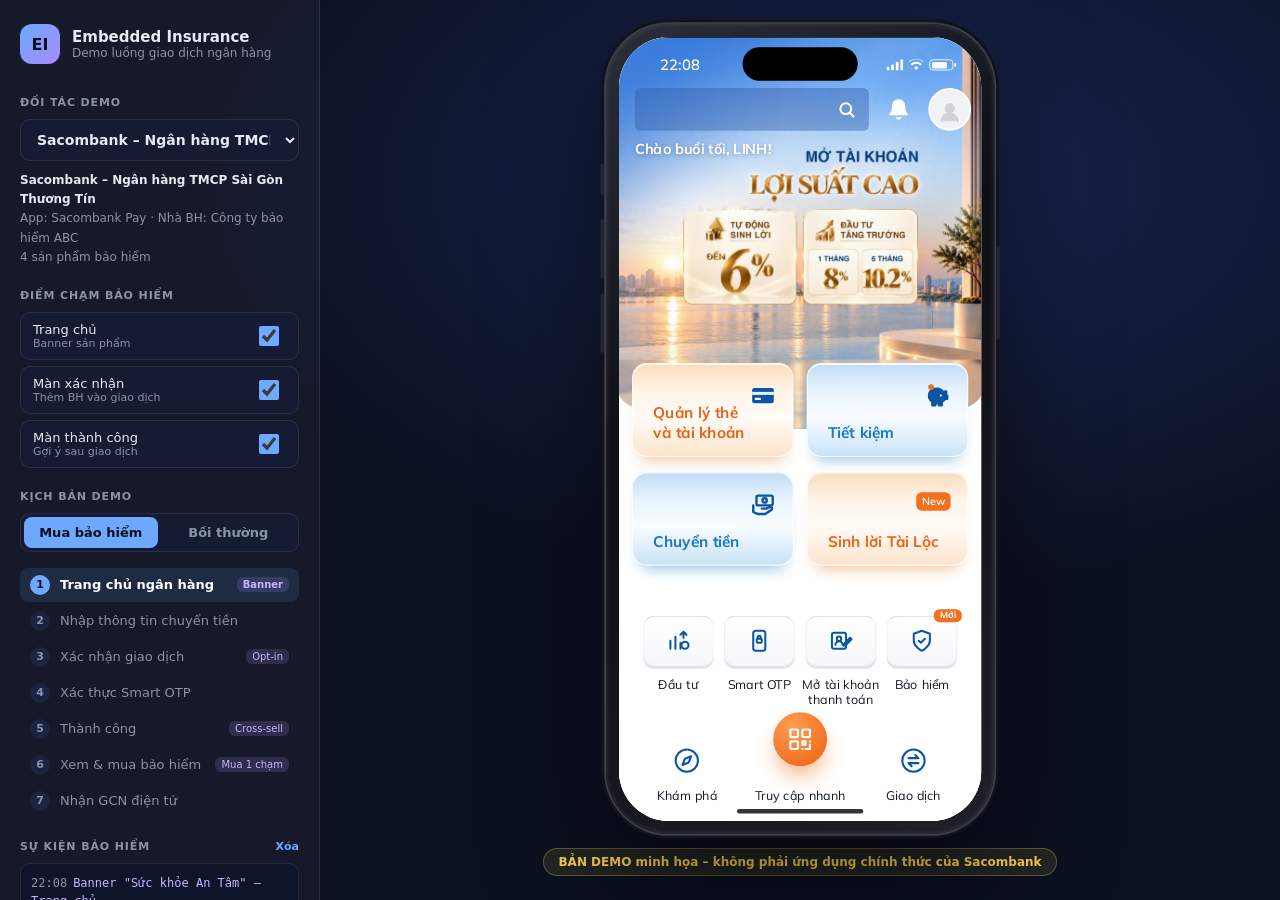
<file: index.html>
<!doctype html>
<html lang="vi">
<head>
  <meta charset="utf-8">
  <meta name="viewport" content="width=device-width, initial-scale=1, viewport-fit=cover">
  <meta name="robots" content="noindex, nofollow">
  <title>Embedded Insurance Demo</title>
  <link rel="preconnect" href="https://fonts.googleapis.com">
  <link href="https://fonts.googleapis.com/css2?family=Google+Sans+Flex:wght@400..800&family=Mulish:wght@400..800&display=swap" rel="stylesheet">
  <link rel="stylesheet" href="css/styles.css">
  <link rel="stylesheet" href="css/skin-sacombank.css">
</head>
<body>
  <div class="stage">
    <!-- PANEL ĐIỀU KHIỂN (người trình bày) -->
    <aside class="panel" id="panel">
      <div class="panel-brand">
        <div class="panel-logo">EI</div>
        <div>
          <div class="panel-title">Embedded Insurance</div>
          <div class="panel-sub">Demo luồng giao dịch ngân hàng</div>
        </div>
        <button class="panel-close" id="btnPanelClose" aria-label="Đóng">✕</button>
      </div>

      <label class="p-label" for="partnerSelect">Đối tác demo</label>
      <select id="partnerSelect" class="p-select"></select>
      <div class="p-meta" id="partnerMeta"></div>

      <div class="p-label">Điểm chạm bảo hiểm</div>
      <div class="p-toggles" id="placementToggles"></div>

      <div class="p-label">Kịch bản demo</div>
      <div class="p-seg" id="modeSeg">
        <button data-mode="buy">Mua bảo hiểm</button>
        <button data-mode="claim">Bồi thường</button>
      </div>
      <ol class="p-steps" id="steps"></ol>

      <div class="p-label" id="claimScenLbl" hidden>Tình huống bồi thường</div>
      <div class="p-chips" id="claimScen" hidden></div>

      <div class="p-label">Sự kiện bảo hiểm <button class="p-link" id="clearLog">Xóa</button></div>
      <div class="p-log" id="eventLog"></div>

      <div class="p-actions">
        <button class="p-btn" id="btnReset">↺ Làm mới demo</button>
        <button class="p-btn ghost" id="btnPresent">Chế độ trình chiếu (P)</button>
      </div>
    </aside>
    <div class="panel-scrim" id="panelScrim"></div>

    <!-- ĐIỆN THOẠI -->
    <main class="device-area">
      <div class="device-wrap" id="deviceWrap">
        <div class="phone" id="phone">
          <div class="phone-btn b1"></div><div class="phone-btn b2"></div><div class="phone-btn b3"></div><div class="phone-btn b4"></div>
          <div class="screen" id="screen">
            <div class="island"></div>
            <div class="statusbar">
              <span id="clock">9:41</span>
              <span class="sb-icons">
                <svg width="18" height="12" viewBox="0 0 18 12"><rect x="0" y="8" width="3" height="4" rx="1"/><rect x="5" y="5.5" width="3" height="6.5" rx="1"/><rect x="10" y="3" width="3" height="9" rx="1"/><rect x="15" y="0" width="3" height="12" rx="1"/></svg>
                <svg width="16" height="12" viewBox="0 0 16 12"><path d="M8 11.5l2.3-2.6a3.3 3.3 0 00-4.6 0zM3.4 6.7a6.6 6.6 0 019.2 0l1.5-1.7a8.9 8.9 0 00-12.2 0zM.2 3.1a11.3 11.3 0 0115.6 0L16 3 14.6 1.4A13.4 13.4 0 001.4 1.4L0 3z"/></svg>
                <span class="batt"><span></span></span>
              </span>
            </div>
            <div class="app" id="app"></div>
            <!-- WebView: trang Tra cứu và Bồi thường của iBaohiem -->
            <iframe class="hub-view" id="hubView" src="claim/index.html" title="iBaohiem – Tra cứu và Bồi thường" hidden></iframe>
            <div class="sheet-backdrop" id="sheetBackdrop"></div>
            <div class="sheet" id="sheet"></div>
            <div class="toast" id="toast"></div>
            <div class="home-ind"></div>
          </div>
        </div>
      </div>
      <div class="demo-note"><span id="demoNote">Bản demo minh họa</span><button class="note-btn" id="btnPanel">⚙ Điều khiển</button></div>
    </main>
  </div>

  <!-- ===== PROFILE ĐỐI TÁC ===== -->
  <script src="profiles/sacombank.js"></script>
  <!-- ========================================================== -->

  <!-- Skin riêng theo đối tác (nạp trước app.js) -->
  <script src="js/skin-sacombank.js"></script>

  <script src="js/app.js"></script>
</body>
</html>
</file>
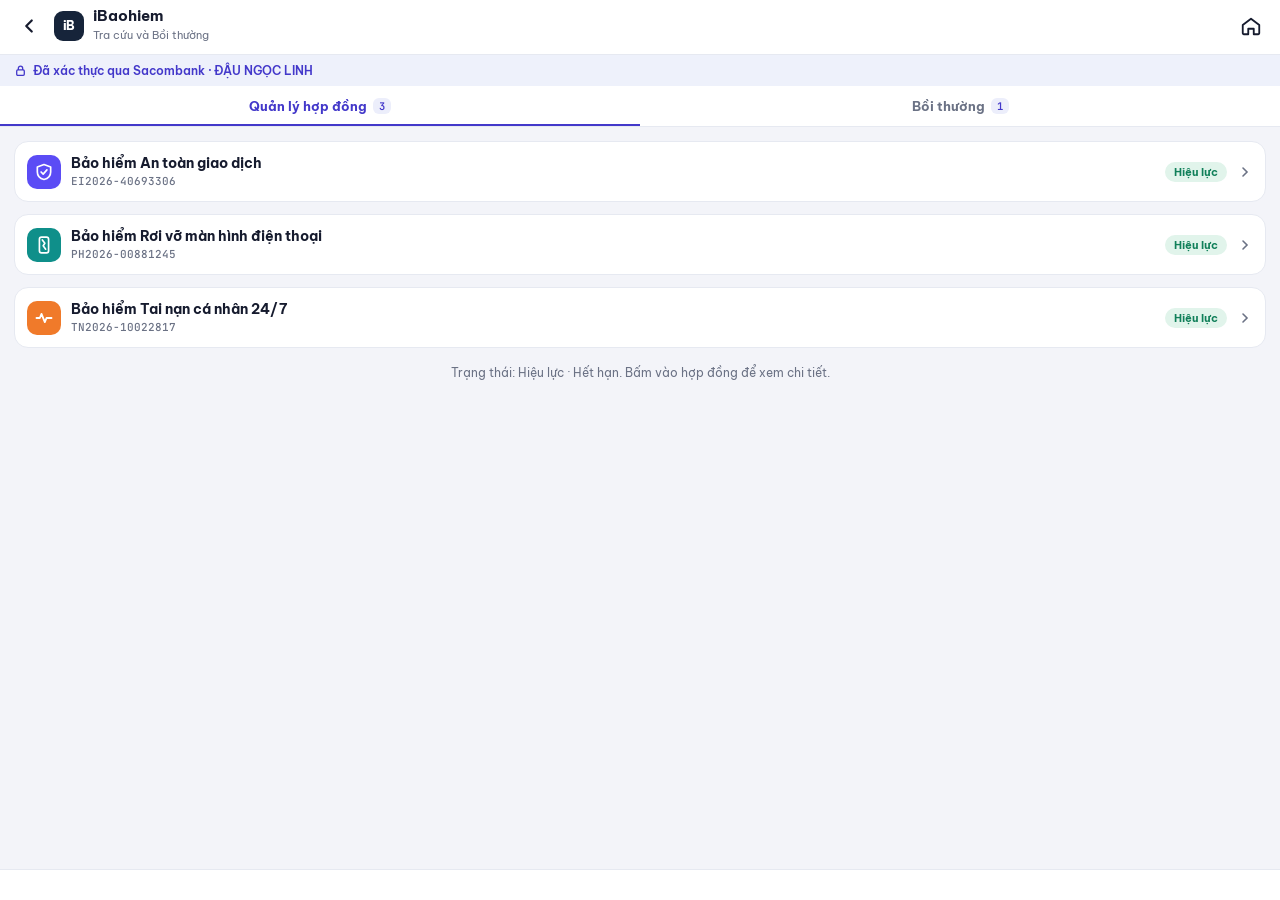
<file: claim/index.html>
<!doctype html>
<html lang="vi">
<head>
<meta charset="utf-8">
<meta name="viewport" content="width=device-width, initial-scale=1">
<meta name="robots" content="noindex, nofollow">
<title>iBaohiem · Tra cứu và Bồi thường</title>
<link rel="preconnect" href="https://fonts.googleapis.com">
<link rel="stylesheet" href="https://fonts.googleapis.com/css2?family=Be+Vietnam+Pro:wght@400;500;600;700;800&family=JetBrains+Mono:wght@500;600&display=swap">
<style>
/* Trang Tra cứu và Bồi thường của iBaohiem, app Sacombank Pay mở trong WebView (iframe trong demo) */
:root{
  --f-ui:"Be Vietnam Pro",system-ui,-apple-system,"Segoe UI",Arial,sans-serif;
  --f-mono:"JetBrains Mono",ui-monospace,Menlo,Consolas,monospace;
  --p-bg:#f3f4f9; --p-card:#ffffff; --p-ink:#161b2e; --p-muted:#6b7285; --p-line:#e6e9f1;
  --bank1:#0B56A4; --bank2:#1A73C9; --hub:#16243a; --hub-acc:#4338ca; --p-ai:#7a2ec8; --p-ai-soft:#f4ecfc;
  --p-ok:#11805a; --p-ok-soft:#e1f4eb; --p-warn:#9a6100; --p-warn-soft:#fff3d9; --p-bad:#b4372f; --p-bad-soft:#fbe6e4;
}
*{box-sizing:border-box}
html,body{margin:0;height:100%}
body{font-family:var(--f-ui);line-height:1.5}
button{font-family:inherit;cursor:pointer}
button:focus-visible,textarea:focus-visible,input:focus-visible{outline:2px solid var(--hub-acc);outline-offset:2px}
.screen{position:relative;height:100%;overflow:hidden;background:var(--p-bg);color:var(--p-ink);display:flex;flex-direction:column;font-size:13.5px}
.body{flex:1;overflow-y:auto;overflow-x:hidden;scrollbar-width:thin}
.foot{flex:none;padding:12px 16px 26px;background:var(--p-card);border-top:1px solid var(--p-line);display:grid;gap:8px}
.pol{display:flex;gap:11px;align-items:center}
.pol .ico{width:40px;height:40px;border-radius:11px;display:grid;place-items:center;color:#fff;flex:none}
.pill{display:inline-flex;align-items:center;gap:4px;font-size:11px;font-weight:700;padding:3px 9px;border-radius:999px;white-space:nowrap}
.pill.ok{background:var(--p-ok-soft);color:var(--p-ok)} .pill.bad{background:var(--p-bad-soft);color:var(--p-bad)} .pill.warn{background:var(--p-warn-soft);color:var(--p-warn)} .pill.ai{background:var(--p-ai-soft);color:var(--p-ai)} .pill.mut{background:#eef0f5;color:var(--p-muted)}
.cap{text-align:center;color:var(--p-muted);font-size:11.5px}
/* Hub iBaohiem */
.hb-head{background:var(--p-card);display:flex;align-items:center;gap:10px;padding:8px 14px 10px;border-bottom:1px solid var(--p-line)}
.hb-head .ic{background:none;border:0;color:var(--p-ink);padding:4px;display:grid}
.hb-logo{width:30px;height:30px;border-radius:9px;background:var(--hub);color:#fff;display:grid;place-items:center;font-weight:800;font-size:12px;letter-spacing:-.02em}
.hb-brand{display:flex;gap:9px;align-items:center;flex:1;min-width:0}
.hb-brand b{display:block;font-size:14.5px;line-height:1.1} .hb-brand small{color:var(--p-muted);font-size:11px}
.hb-ver{display:flex;gap:6px;align-items:center;padding:7px 14px;background:#eef1fb;color:var(--hub-acc);font-size:11.5px;font-weight:600}
.tabs{display:grid;grid-template-columns:1fr 1fr;background:var(--p-card);border-bottom:1px solid var(--p-line)}
.tabs button{border:0;background:none;padding:12px 6px 10px;font-weight:700;font-size:13px;color:var(--p-muted);border-bottom:2.5px solid transparent;display:flex;gap:6px;justify-content:center;align-items:center}
.tabs button.on{color:var(--hub-acc);border-color:var(--hub-acc)}
.tabs .cnt{font:600 10.5px var(--f-mono);background:#eceefb;color:var(--hub-acc);padding:1px 6px;border-radius:6px}
.hb-body{padding:14px;display:grid;gap:12px;align-content:start}
.card{background:var(--p-card);border:1px solid var(--p-line);border-radius:16px;padding:14px;display:grid;gap:10px}
.card.flat{border:0}
.ttl{font-weight:800;font-size:15px;margin:0}
.sub{color:var(--p-muted);font-size:12px;margin:0}
.hsec{font-size:11px;font-weight:700;letter-spacing:.06em;text-transform:uppercase;color:var(--p-muted);margin:4px 2px -2px}
.ct{background:var(--p-card);border:1px solid var(--p-line);border-radius:14px;overflow:hidden}
.ct-row{width:100%;border:0;background:none;text-align:left;display:flex;gap:10px;align-items:center;padding:12px;color:var(--p-ink)}
.ct-row .tx{flex:1;min-width:0} .ct-row b{display:block;font-size:13.5px} .ct-row small{font:500 11px var(--f-mono);color:var(--p-muted)}
.chev{color:var(--p-muted);transition:transform .2s} .open .chev{transform:rotate(90deg)}
.ct-det{border-top:1px solid var(--p-line);padding:12px;display:grid;gap:10px;background:#fafbfd}
.kv{display:grid;grid-template-columns:1fr 1fr;gap:9px 12px}
.kv .k{font-size:10.5px;color:var(--p-muted);text-transform:uppercase;letter-spacing:.04em} .kv .v{font-weight:700;font-size:12.5px}
.kv .full{grid-column:1/-1}
table.bt{width:100%;border-collapse:collapse;font-size:12px}
table.bt td{padding:7px 0;border-bottom:1px solid var(--p-line);vertical-align:top} table.bt td:last-child{text-align:right;font-weight:700;padding-left:10px;white-space:nowrap}
.note{font-size:11.5px;padding:9px 11px;border-radius:10px;background:#eef1fb;color:var(--hub-acc);line-height:1.45}
.note.warn{background:var(--p-warn-soft);color:var(--p-warn)} .note.ok{background:var(--p-ok-soft);color:var(--p-ok)} .note.ai{background:var(--p-ai-soft);color:var(--p-ai)}
.btn{border:0;border-radius:12px;padding:12px 14px;font-weight:700;font-size:13.5px;background:var(--hub);color:#fff;display:flex;gap:8px;justify-content:center;align-items:center;width:100%}
.btn.acc{background:var(--hub-acc)} .btn.ai{background:var(--p-ai)}
.btn.sec{background:#eef0f6;color:var(--hub)} .btn.out{background:#fff;color:var(--hub-acc);border:1.5px solid var(--hub-acc)}
.btn:disabled{opacity:.42;cursor:not-allowed}
.btn.sm{padding:8px 11px;font-size:12px;border-radius:9px;width:auto}
.row2{display:grid;grid-template-columns:1fr 1fr;gap:8px}
.empty{text-align:center;padding:22px 12px;display:grid;gap:8px;justify-items:center}
.empty .big{width:54px;height:54px;border-radius:16px;background:var(--p-ai-soft);color:var(--p-ai);display:grid;place-items:center;font-size:24px}
.claim{display:flex;gap:10px;align-items:center;padding:12px;border:1px solid var(--p-line);border-radius:14px;background:var(--p-card);width:100%;text-align:left;color:var(--p-ink)}
.claim .tx{flex:1;min-width:0} .claim b{font-size:13px;display:block} .claim small{font:500 11px var(--f-mono);color:var(--p-muted)}

/* Khai báo */
textarea{width:100%;border:1.5px solid var(--p-line);border-radius:14px;padding:12px;font:inherit;font-size:13.5px;line-height:1.5;resize:none;background:#fff;color:var(--p-ink);min-height:160px}
textarea:focus{border-color:var(--hub-acc);outline:none}
.chips{display:flex;flex-wrap:wrap;gap:6px}
.chip{border:1px solid var(--p-line);background:#fff;color:var(--p-ink);border-radius:999px;padding:6px 10px;font-size:11.5px;font-weight:600}
.chip.demo{border-style:dashed;color:var(--hub-acc);border-color:#c9cdf2}
.hints{display:grid;gap:5px;font-size:11.5px;color:var(--p-muted)}
.hints span::before{content:"";display:inline-block;width:5px;height:5px;border-radius:50%;background:var(--p-ai);margin-right:7px;vertical-align:middle}
.mic{display:flex;gap:8px;align-items:center;border:1.5px dashed #d4c2ee;background:var(--p-ai-soft);color:var(--p-ai);font-weight:700;font-size:12.5px;border-radius:12px;padding:9px 12px;width:100%;justify-content:center}

/* AI */
.aihd{display:flex;align-items:center;justify-content:space-between;gap:8px}
.aihd b{color:var(--p-ai);display:flex;gap:6px;align-items:center;font-size:13.5px}
.aicard{border:1.5px solid #e1cdf7;background:linear-gradient(180deg,#fbf7ff,#fff 60%)}
.anl{display:grid;gap:12px;padding:30px 18px}
.anl .orb{width:64px;height:64px;border-radius:50%;margin:10px auto 6px;background:conic-gradient(from 0deg,var(--p-ai),#c7a4f3,var(--hub-acc),var(--p-ai));animation:spin 1.4s linear infinite;display:grid;place-items:center}
.anl .orb::after{content:"";width:50px;height:50px;border-radius:50%;background:var(--p-bg);display:grid;place-items:center;color:var(--p-ai);font-size:20px}
@keyframes spin{to{transform:rotate(360deg)}}
.anl-step{display:flex;gap:10px;align-items:center;font-size:13px;color:var(--p-muted);opacity:.45;transition:opacity .25s}
.anl-step.on{opacity:1;color:var(--p-ink)}
.anl-step .s{width:22px;height:22px;border-radius:50%;border:2px solid var(--p-line);display:grid;place-items:center;flex:none;font-size:11px}
.anl-step.on .s{border-color:var(--p-ai);color:var(--p-ai)}
.anl-step.dn .s{background:var(--p-ok);border-color:var(--p-ok);color:#fff}
.lst{display:grid;gap:7px;margin:0;padding:0;list-style:none}
.lst li{display:flex;gap:8px;font-size:12px;line-height:1.45}
.lst li i{flex:none;width:17px;height:17px;border-radius:50%;display:grid;place-items:center;font-style:normal;font-size:10px;font-weight:800;margin-top:1px}
.lst li i.ok{background:var(--p-ok-soft);color:var(--p-ok)} .lst li i.no{background:#eef0f5;color:var(--p-muted)} .lst li i.wr{background:var(--p-warn-soft);color:var(--p-warn)} .lst li i.ai{background:var(--p-ai-soft);color:var(--p-ai)} .lst li i.bd{background:var(--p-bad-soft);color:var(--p-bad)}
.gcn{border:1.5px solid var(--hub-acc);border-radius:13px;padding:11px;display:grid;gap:4px;background:#f6f6ff}
.gcn .h{display:flex;justify-content:space-between;gap:8px;align-items:center}
.gcn b{font-size:13px} .gcn small{font:500 11px var(--f-mono);color:var(--p-muted)}
.q{display:grid;gap:7px}
.q .opt{border:1.5px solid var(--p-line);background:#fff;border-radius:11px;padding:10px 12px;text-align:left;font-size:12.5px;font-weight:600;color:var(--p-ink)}
.q .opt.on{border-color:var(--p-ai);background:var(--p-ai-soft);color:var(--p-ai)}

/* Hướng dẫn mốc */
.okhd{display:flex;gap:11px;align-items:center}
.okhd .c{width:40px;height:40px;border-radius:50%;background:var(--p-ok-soft);color:var(--p-ok);display:grid;place-items:center;flex:none}
.code{font:600 12px var(--f-mono);color:var(--hub-acc)}
.tl{display:grid;gap:0}
.tl-i{display:grid;grid-template-columns:26px minmax(0,1fr);gap:10px;position:relative;padding-bottom:14px}
.tl-i:not(:last-child)::before{content:"";position:absolute;left:12px;top:26px;bottom:2px;width:2px;background:var(--p-line)}
.tl-i .m{width:26px;height:26px;border-radius:50%;display:grid;place-items:center;font-size:12px;font-weight:800;z-index:1}
.m.dn{background:var(--p-ok);color:#fff} .m.wt{background:#fff;border:2px solid var(--hub-acc);color:var(--hub-acc)} .m.wr{background:var(--p-warn);color:#fff} .m.nx{background:#fff;border:2px solid var(--p-line);color:var(--p-muted)}
.tl-i b{font-size:13px;display:block}
.tl-i p{margin:3px 0 0;font-size:11.8px;color:var(--p-muted);line-height:1.45}
.dl{display:inline-flex;gap:5px;align-items:center;font:600 10.5px var(--f-mono);padding:2px 7px;border-radius:6px;background:#eef0f6;color:var(--p-muted);margin-top:5px}
.dl.hot{background:var(--p-warn-soft);color:var(--p-warn)} .dl.ok{background:var(--p-ok-soft);color:var(--p-ok)}
.linkbtn{border:0;background:none;color:var(--p-ai);font-weight:700;font-size:12px;padding:6px 0 0;display:inline-flex;gap:5px;align-items:center}
.tips{display:grid;gap:6px;margin:0;padding-left:18px;font-size:12px;color:var(--p-ink)}
.pend{display:inline-block;font:600 9.5px var(--f-mono);letter-spacing:.04em;padding:1px 5px;border-radius:4px;background:var(--p-warn-soft);color:var(--p-warn);vertical-align:1px;margin-left:4px;white-space:nowrap}

/* Chứng từ */
.lockbar{display:flex;gap:10px;align-items:center;width:100%;text-align:left;border:1.5px solid #f1c4bf;background:var(--p-bad-soft);color:var(--p-bad);border-radius:13px;padding:10px 12px}
.lockbar b{display:block;font-size:13px} .lockbar small{display:block;font-size:11px;color:var(--p-ink);opacity:.8}
.lockbar .ph{width:32px;height:32px;border-radius:50%;background:var(--p-bad);color:#fff;display:grid;place-items:center;flex:none}
.sel{width:100%;border:1.5px solid var(--p-line);border-radius:12px;padding:10px 12px;font:inherit;font-size:13.5px;color:var(--p-ink);background:#fff}
.drow{display:flex;gap:8px;align-items:center;padding:9px 0;border-top:1px solid var(--p-line)}
.drow:first-of-type{border-top:0}
.drow .t{flex:1;min-width:0;font-size:12px;line-height:1.4}
.mini{border:1.5px dashed #c9cdf2;background:#f7f8ff;color:var(--hub-acc);border-radius:9px;padding:6px 9px;font-weight:700;font-size:11px;white-space:nowrap;display:inline-flex;gap:5px;align-items:center}
.dn-t{color:var(--p-ok);font-weight:700;font-size:11px;white-space:nowrap}
.pick{display:flex;gap:10px;align-items:center;width:100%;text-align:left;border:1.5px solid var(--p-line);background:#fff;border-radius:13px;padding:10px 12px;color:var(--p-ink)}
.pick:hover{border-color:var(--hub-acc)}
.pick .tx{flex:1;min-width:0} .pick b{display:block;font-size:13px} .pick small{display:block;font:500 10.5px var(--f-mono);color:var(--p-muted)} .pick em{display:block;font-style:normal;font-size:11.5px;color:var(--p-muted);margin-top:2px;line-height:1.35}
.prog{height:6px;border-radius:4px;background:#e7e9f2;overflow:hidden}
.prog i{display:block;height:100%;background:linear-gradient(90deg,var(--hub-acc),var(--p-ai));transition:width .35s}
.doc{background:var(--p-card);border:1px solid var(--p-line);border-radius:14px;padding:12px;display:grid;gap:9px}
.doc.dn{border-color:#bfe4d2}
.doc .h{display:flex;gap:10px;align-items:flex-start}
.doc .h .ix{width:24px;height:24px;border-radius:7px;background:#eef0f6;color:var(--p-muted);display:grid;place-items:center;font:600 11px var(--f-mono);flex:none}
.doc.dn .h .ix{background:var(--p-ok);color:#fff}
.doc .h .tx{flex:1;min-width:0} .doc .h b{font-size:12.8px;display:block;line-height:1.35} .doc .h small{font-size:11.2px;color:var(--p-muted);line-height:1.35;display:block;margin-top:2px}
.shot{display:flex;gap:10px;align-items:stretch}
.thumb{width:54px;flex:none;border-radius:8px;background:repeating-linear-gradient(0deg,#e9ecf3 0 6px,#f6f7fb 6px 11px);border:1px solid var(--p-line);position:relative}
.thumb::after{content:"";position:absolute;left:8px;right:14px;top:8px;height:5px;border-radius:3px;background:#c9cfdd}
.ocr{flex:1;min-width:0;display:grid;gap:3px;font-size:11.5px}
.ocr .r{display:flex;justify-content:space-between;gap:8px} .ocr .r span{color:var(--p-muted)} .ocr .r b{text-align:right;font-size:11.5px}
.reading{display:flex;gap:8px;align-items:center;color:var(--p-ai);font-size:12px;font-weight:600}
.spin{width:16px;height:16px;border-radius:50%;border:2px solid #e1cdf7;border-top-color:var(--p-ai);animation:spin .8s linear infinite}
.camb{border:1.5px dashed #c9cdf2;background:#f7f8ff;color:var(--hub-acc);border-radius:10px;padding:9px;font-weight:700;font-size:12px;display:flex;gap:7px;justify-content:center;align-items:center;width:100%}

/* Phương án */
.amt{font-size:30px;font-weight:800;letter-spacing:-.02em;color:var(--p-ok);font-variant-numeric:tabular-nums}
.calc td{font-variant-numeric:tabular-nums}
.calc tr.tot td{border-bottom:0;font-size:13px;padding-top:9px} .calc tr.tot td:last-child{color:var(--p-ok)}
.chk{display:flex;gap:9px;align-items:flex-start;font-size:12px;line-height:1.45}
.chk input{margin-top:2px;width:16px;height:16px;accent-color:var(--hub-acc)}
.acct{display:flex;gap:10px;align-items:center;padding:10px;border-radius:12px;background:#f6f7fb}
.acct .ico{width:34px;height:34px;border-radius:10px;background:linear-gradient(120deg,var(--bank1),var(--bank2));display:grid;place-items:center;color:#fff;flex:none}
.route{display:flex;gap:10px;align-items:center;padding:12px;border-radius:13px}
.route.g{background:var(--p-ok-soft);color:var(--p-ok)} .route.y{background:var(--p-warn-soft);color:var(--p-warn)}
.route .lt{width:14px;height:14px;border-radius:50%;flex:none;background:currentColor;box-shadow:0 0 0 4px color-mix(in srgb,currentColor 20%,transparent)}
.route b{font-size:13.5px;display:block} .route small{font-size:11.5px;opacity:.9}
.paid{display:grid;justify-items:center;text-align:center;gap:6px;padding:12px 0 4px}
.paid .c{width:66px;height:66px;border-radius:50%;background:var(--p-ok);color:#fff;display:grid;place-items:center;box-shadow:0 0 0 10px var(--p-ok-soft)}
.mtl{display:grid;gap:8px;font-size:12px}
.mtl div{display:grid;grid-template-columns:86px minmax(0,1fr);gap:8px}
.mtl span{font:500 10.5px var(--f-mono);color:var(--p-muted);padding-top:1px}

/* Sheet & toast trong điện thoại */
.sheetBg{position:absolute;inset:0;background:rgba(10,14,30,.45);display:flex;align-items:flex-end;z-index:20;animation:fade .2s}
@keyframes fade{from{opacity:0}}
.sheet{background:var(--p-card);width:100%;border-radius:22px 22px 0 0;padding:16px 16px 24px;display:grid;gap:12px;max-height:82%;overflow-y:auto;animation:up .25s ease-out}
@keyframes up{from{transform:translateY(30px)}}
.sheet .grab{width:40px;height:4px;border-radius:3px;background:var(--p-line);margin:0 auto}
.draft{font-size:12px;line-height:1.6;background:#fafbfd;border:1px solid var(--p-line);border-radius:12px;padding:12px;white-space:pre-wrap}
.otpIn{display:flex;gap:8px;justify-content:center}
.otpIn input{width:100%;max-width:220px;text-align:center;font:600 22px var(--f-mono);letter-spacing:.35em;border:1.5px solid var(--p-line);border-radius:12px;padding:10px;color:var(--p-ink);background:#fff}
.ptoast{position:absolute;left:16px;right:16px;bottom:92px;background:#1b2236;color:#fff;font-size:12px;padding:10px 12px;border-radius:12px;z-index:30;pointer-events:none;animation:fade .2s}
.inp{width:100%;border:1.5px solid var(--p-line);border-radius:12px;padding:11px 12px;font:inherit;font-size:13.5px;color:var(--p-ink);background:#fff}
.lab{font-size:11.5px;font-weight:700;color:var(--p-muted)}
.seg2{display:grid;grid-template-columns:1fr 1fr;background:#eceef5;border-radius:10px;padding:3px}
.seg2 button{border:0;background:none;padding:8px;border-radius:8px;font-weight:700;font-size:12px;color:var(--p-muted)}
.seg2 button.on{background:#fff;color:var(--hub-acc);box-shadow:0 1px 2px rgba(0,0,0,.08)}
@media (prefers-reduced-motion:reduce){*{animation:none!important;transition:none!important}}
</style>
</head>
<body>
<div class="screen" id="screen"></div>
<script>
(function(){
"use strict";
const $=id=>document.getElementById(id);
const esc=s=>String(s).replace(/[&<>"]/g,c=>({"&":"&amp;","<":"&lt;",">":"&gt;",'"':"&quot;"}[c]));
const vnd=n=>n.toLocaleString("vi-VN")+"đ";

const I={
 back:'<svg width="22" height="22" viewBox="0 0 24 24" fill="none" stroke="currentColor" stroke-width="2.4" stroke-linecap="round" stroke-linejoin="round"><path d="M15 18l-6-6 6-6"/></svg>',
 home:'<svg width="22" height="22" viewBox="0 0 24 24" fill="none" stroke="currentColor" stroke-width="2" stroke-linejoin="round"><path d="M3 11l9-7 9 7v9a1 1 0 0 1-1 1h-5v-6h-6v6H4a1 1 0 0 1-1-1z"/></svg>',
 shield:'<svg width="20" height="20" viewBox="0 0 24 24" fill="none" stroke="currentColor" stroke-width="2" stroke-linejoin="round"><path d="M12 3l8 3v6c0 5-3.5 8-8 9-4.5-1-8-4-8-9V6z"/><path d="M8.5 12l2.5 2.5 4.5-5" stroke-linecap="round"/></svg>',
 pulse:'<svg width="20" height="20" viewBox="0 0 24 24" fill="none" stroke="currentColor" stroke-width="2.2" stroke-linecap="round" stroke-linejoin="round"><path d="M3 12h4l2-5 4 10 2-5h6"/></svg>',
 heart:'<svg width="20" height="20" viewBox="0 0 24 24" fill="none" stroke="currentColor" stroke-width="2" stroke-linejoin="round"><path d="M12 20s-7-4.4-7-10a4 4 0 0 1 7-2.6A4 4 0 0 1 19 10c0 5.6-7 10-7 10z"/></svg>',
 lockb:'<svg width="20" height="20" viewBox="0 0 24 24" fill="none" stroke="currentColor" stroke-width="2.1" stroke-linejoin="round"><rect x="5" y="10.5" width="14" height="10" rx="2.2"/><path d="M8.5 10.5V8a3.5 3.5 0 0 1 7 0v2.5"/><circle cx="12" cy="15.5" r="1.4" fill="currentColor"/></svg>',
 phone:'<svg width="20" height="20" viewBox="0 0 24 24" fill="none" stroke="currentColor" stroke-width="2" stroke-linejoin="round"><rect x="6.5" y="2.5" width="11" height="19" rx="2.5"/><path d="M10 6l3 4-2 3 3 4" stroke-linecap="round"/></svg>',
 chev:'<svg class="chev" width="16" height="16" viewBox="0 0 24 24" fill="none" stroke="currentColor" stroke-width="2.4" stroke-linecap="round"><path d="M9 6l6 6-6 6"/></svg>',
 lock:'<svg width="13" height="13" viewBox="0 0 24 24" fill="none" stroke="currentColor" stroke-width="2.4"><rect x="5" y="11" width="14" height="10" rx="2"/><path d="M8 11V8a4 4 0 0 1 8 0v3"/></svg>',
 mic:'<svg width="16" height="16" viewBox="0 0 24 24" fill="none" stroke="currentColor" stroke-width="2.2" stroke-linecap="round"><rect x="9" y="3" width="6" height="11" rx="3"/><path d="M5 11a7 7 0 0 0 14 0M12 18v3"/></svg>',
 cam:'<svg width="15" height="15" viewBox="0 0 24 24" fill="none" stroke="currentColor" stroke-width="2.2" stroke-linejoin="round"><path d="M4 8h3l2-3h6l2 3h3v11H4z"/><circle cx="12" cy="13" r="3.5"/></svg>',
 check:'<svg width="28" height="28" viewBox="0 0 24 24" fill="none" stroke="currentColor" stroke-width="3" stroke-linecap="round" stroke-linejoin="round"><path d="M5 12.5l4.5 4.5L19 7.5"/></svg>',
 checkS:'<svg width="20" height="20" viewBox="0 0 24 24" fill="none" stroke="currentColor" stroke-width="3" stroke-linecap="round" stroke-linejoin="round"><path d="M5 12.5l4.5 4.5L19 7.5"/></svg>',
 bank:'<svg width="16" height="16" viewBox="0 0 24 24" fill="none" stroke="currentColor" stroke-width="2.2" stroke-linejoin="round"><path d="M3 9l9-5 9 5M5 10v8M10 10v8M14 10v8M19 10v8M3 20h18"/></svg>',
 doc:'<svg width="16" height="16" viewBox="0 0 24 24" fill="none" stroke="currentColor" stroke-width="2.2" stroke-linejoin="round"><path d="M6 3h8l4 4v14H6z"/><path d="M14 3v4h4M9 13h6M9 17h6"/></svg>',
 sig:'<svg width="17" height="12" viewBox="0 0 17 12" fill="currentColor"><rect x="0" y="8" width="3" height="4" rx="1"/><rect x="4.5" y="5.5" width="3" height="6.5" rx="1"/><rect x="9" y="3" width="3" height="9" rx="1"/><rect x="13.5" y="0" width="3" height="12" rx="1"/></svg>',
 bat:'<svg width="25" height="12" viewBox="0 0 25 12" fill="none"><rect x=".5" y=".5" width="21" height="11" rx="3" stroke="currentColor" opacity=".5"/><rect x="2" y="2" width="16" height="8" rx="1.6" fill="currentColor"/><rect x="22.5" y="4" width="2" height="4" rx="1" fill="currentColor" opacity=".5"/></svg>'
};

/* ===== Dữ liệu demo ===== */
const CUST={name:"ĐẬU NGỌC LINH",phone:"0912 xxx 306",cccd:"0381•••••234",acct:"•••• 8306",acctFull:"1023 4567 8306"};
const INSURER="Công ty bảo hiểm ABC", BANK="Sacombank", CODE="BT-2610-000318", BANK_HOT="1800 xxxx";
const DEMO_ACCT={bank:"Vietcombank",no:"0071000452318"};
const mask=n=>"•••• "+String(n).replace(/\D/g,"").slice(-4);
const EXCL=[["LT-01","Tự chuyển tiền cho người quen, người thân"],["LT-02","Tự cung cấp, làm lộ mã OTP hoặc mật khẩu"]];
const CFG=[["Mức khấu trừ","0đ"],["Thời gian chờ","Không áp dụng"],["Điều khoản loại trừ","LT-01, LT-02"]];
const GCNS=[
 {no:"EI2026-40693306",prod:"Bảo hiểm An toàn giao dịch",pkg:"Cơ bản",from:"20/04/2026",to:"19/04/2027",st:"ok",max:"20 triệu/vụ · 100 triệu/năm",fee:"5.000 VND/tháng",color:"#5b4cf5",icon:"shield",prog:"CT-DGB-01",kind:"cyber",desc:"Lừa đảo chuyển tiền, chiếm đoạt tài khoản, gian lận thẻ",
  ben:[["Lừa đảo chuyển tiền, chiếm đoạt tài khoản","20.000.000đ/vụ"],["Gian lận thẻ: thẻ bị mất, bị sao chép","20.000.000đ/vụ"],["Hạn mức năm, cộng mọi quyền lợi","100.000.000đ/năm"]],
  hist:"Năm hợp đồng 20/04/2026 đến 19/04/2027: đã bồi thường 1 vụ, 12.000.000đ. Hạn mức năm còn 88.000.000đ.",
  note:"Hợp đồng 1 năm, phí đóng hằng tháng. Hạn mức năm tính theo năm hợp đồng của GCN, không theo năm tài chính."},
 {no:"PH2026-00881245",prod:"Bảo hiểm Rơi vỡ màn hình điện thoại",pkg:"Tiêu chuẩn",from:"15/03/2026",to:"14/03/2027",st:"ok",max:"5.000.000 VND/vụ",fee:"149.000 VND",color:"#0f8f8a",icon:"phone",kind:"phone",noCfg:true,desc:"Sửa chữa, thay màn hình khi điện thoại bị rơi vỡ",
  ben:[["Sửa chữa, thay màn hình do rơi vỡ","5.000.000đ/vụ"],["Thiết bị được bảo hiểm","iPhone 15 · IMEI ••• 4471"]]},
 {no:"TN2026-10022817",prod:"Bảo hiểm Tai nạn cá nhân 24/7",pkg:"Nâng cao",from:"05/06/2026",to:"04/06/2027",st:"ok",max:"100.000.000 VND",fee:"120.000 VND",color:"#f07a2a",icon:"pulse",kind:"acc",noCfg:true,desc:"Chi phí y tế, thương tật do tai nạn",
  ben:[["Tử vong, thương tật vĩnh viễn do tai nạn","100.000.000đ"],["Chi phí y tế do tai nạn","10.000.000đ"]]}
];

const SC={
 s1:{key:"s1",short:"Bấm link lạ, mất 50 triệu",color:"var(--ok)",route:"auto",lock:true,
  text:"Chiều nay khoảng 15h20 tôi nhận tin nhắn báo tài khoản Sacombank bị tạm khóa, kèm đường link để xác minh. Tôi bấm vào thì link tự tải về một ứng dụng và điện thoại bị điều khiển từ xa. Đến 15h35 tôi thấy tài khoản bị trừ 2 giao dịch 30.000.000đ và 20.000.000đ, tổng 50 triệu, chuyển đến một tài khoản lạ tên NGUYEN VAN T. Tôi không cung cấp mã OTP cho ai.",
  conf:94,type:"Lừa đảo chuyển tiền điện tử qua đường link lạ",benefit:"Lừa đảo chuyển tiền, chiếm đoạt tài khoản",occ:"15:20, 20/10/2026",found:"15:35, 20/10/2026",amount:50000000,amountTxt:"50.000.000đ (2 giao dịch)",channel:"SMS giả danh ngân hàng, ứng dụng điều khiển từ xa",otp:"Ứng dụng lạ điều khiển điện thoại",
  gcns:[{no:"EI2026-40693306",why:[["ok","Hiệu lực từ 20/04/2026 đến 19/04/2027, sự kiện lúc 15:20 ngày 20/10/2026 nằm trong thời hạn"],["ok","Quyền lợi Lừa đảo chuyển tiền, chiếm đoạt tài khoản: 20.000.000đ/vụ"],["ai","Năm hợp đồng đã bồi thường 1 vụ, 12.000.000đ. Hạn mức năm còn 88.000.000đ"]]}],
  aiNote:"GCN có hiệu lực từ 20/04/2026, 6 tháng trước sự kiện: không có dấu hiệu mua bảo hiểm sau khi sự việc xảy ra. Phí kỳ tháng 10 đã thanh toán.",
  excl:[["LT-01","Không: tiền chuyển đến tài khoản lạ, không phải người quen"],["LT-02","Không: bạn cho biết không cung cấp OTP, giao dịch do ứng dụng điều khiển từ xa thực hiện"]],
  notApply:[],
  police:"15:35 ngày 21/10/2026",policeLeft:"Còn 23 giờ 43 phút"},
 s2:{key:"s2",short:"Mất ví, thẻ bị quẹt",color:"var(--warn)",route:"cs",lock:true,
  text:"Chiều 18/10 tôi đánh rơi ví ở chợ, trong ví có thẻ ghi nợ Sacombank. Sáng nay khoảng 8h30 xem lịch sử giao dịch tôi mới thấy thẻ bị quẹt 3 lần, tổng 4.200.000đ, ngay trong chiều 18/10.",
  conf:88,type:"Thẻ bị mất và bị sử dụng trái phép",benefit:"Gian lận thẻ",occ:"Chiều 18/10/2026",found:"08:30, 20/10/2026",amount:4200000,amountTxt:"4.200.000đ (3 giao dịch thẻ)",channel:"Thẻ vật lý bị mất",
  gcns:[{no:"EI2026-40693306",why:[["ok","Sự kiện ngày 18/10/2026 nằm trong thời hạn 20/04/2026 đến 19/04/2027"],["ok","Quyền lợi Gian lận thẻ: 20.000.000đ/vụ"],["ai","Năm hợp đồng đã bồi thường 1 vụ, 12.000.000đ. Hạn mức năm còn 88.000.000đ"]]}],
  excl:[["LT-01","Không: thẻ bị người lạ sử dụng"],["LT-02","Không: giao dịch quẹt thẻ, không dùng OTP"]],
  notApply:[],
  police:"08:30 ngày 21/10/2026",policeLeft:"Còn 16 giờ 38 phút"},
 s3:{key:"s3",short:"Tự chuyển tiền cho người quen vay",color:"var(--bad)",route:"out",
  text:"Tháng trước tôi chuyển khoản cho một người bạn mượn 3.000.000đ. Đến hẹn bạn không trả, giờ còn chặn liên lạc với tôi.",
  conf:90,type:"Chuyển khoản cho người quen, không được hoàn trả",benefit:"Lừa đảo chuyển tiền, chiếm đoạt tài khoản",gcns:[{no:"EI2026-40693306",why:[["ok","Hiệu lực từ 20/04/2026 đến 19/04/2027, sự kiện nằm trong thời hạn"],["ok","Quyền lợi Lừa đảo chuyển tiền, chiếm đoạt tài khoản: 20.000.000đ/vụ"],["ai","Năm hợp đồng đã bồi thường 1 vụ, 12.000.000đ. Hạn mức năm còn 88.000.000đ"]]}],notApply:[],occ:"Tháng 09/2026",found:"Chưa rõ",amount:3000000,amountTxt:"3.000.000đ (1 giao dịch)",channel:"Bạn tự chuyển khoản",
  outTitle:"Có thể thuộc điều khoản loại trừ LT-01",hit:["LT-01","Tự chuyển tiền cho người quen, người thân","“chuyển khoản cho một người bạn mượn 3.000.000đ”"]},
 s4:{key:"s4",short:"Đọc OTP cho người giả danh ngân hàng",color:"var(--bad)",route:"out",lock:true,
  text:"Sáng nay khoảng 9h có người gọi tự xưng nhân viên Sacombank, nói cần xác minh để nâng hạn mức thẻ. Tôi đã đọc mã OTP gửi về điện thoại cho họ. Vài phút sau tài khoản bị trừ 8.000.000đ.",
  conf:92,gcns:[{no:"EI2026-40693306",why:[["ok","Hiệu lực từ 20/04/2026 đến 19/04/2027, sự kiện nằm trong thời hạn"],["ok","Quyền lợi Lừa đảo chuyển tiền, chiếm đoạt tài khoản: 20.000.000đ/vụ"],["ai","Năm hợp đồng đã bồi thường 1 vụ, 12.000.000đ. Hạn mức năm còn 88.000.000đ"]]}],notApply:[],type:"Lừa đảo qua cuộc gọi giả danh ngân hàng",benefit:"Lừa đảo chuyển tiền, chiếm đoạt tài khoản",occ:"09:05, 20/10/2026",found:"09:12, 20/10/2026",amount:8000000,amountTxt:"8.000.000đ (1 giao dịch)",channel:"Cuộc gọi giả danh nhân viên ngân hàng",otp:"Mã OTP được đọc cho người gọi",
  outTitle:"Có thể thuộc điều khoản loại trừ LT-02",hit:["LT-02","Tự cung cấp, làm lộ mã OTP hoặc mật khẩu","“Tôi đã đọc mã OTP gửi về điện thoại cho họ”"],
  related:"Sự việc đúng loại quyền lợi của GCN EI2026-40693306, nhưng rơi vào điều khoản loại trừ của chương trình."},
 unk:{key:"unk",short:"Chưa xác định được sự kiện",color:"var(--muted)",route:"out",text:"Tối qua điện thoại tôi hiện nhiều thông báo lạ, sáng nay vào app thấy số dư hơi khác so với tôi nhớ. Tôi không chắc chuyện gì đã xảy ra.",
  conf:48,type:"Chưa xác định",benefit:null,occ:"Chưa rõ",found:"Chưa rõ",amount:0,amountTxt:"Chưa rõ",channel:"Chưa rõ",
  outTitle:"Chưa đủ thông tin để kết luận"}
};
SC.s5=Object.assign({},SC.s1,{key:"s5",short:"Lỗi gửi, không ghi nhận được",color:"var(--bad)",route:"err",lock:false});
SC.s6=Object.assign({},SC.s1,{key:"s6",short:"Gửi được, lỗi phân tích tự động",color:"var(--warn)",route:"manual",lock:false});
const DEMO_KEYS=["s1","s2","s3","s4","unk","s5","s6"];
const CLAIM_HOT="1900 xxxx";
const KG={
 cyber:{name:"An ninh mạng",items:()=>[
   {m:"wr",t:`Nếu bị trừ tiền: gọi ${BANK} khóa tài khoản, thẻ`,dl:'<span class="dl hot">Làm ngay · mốc 30 phút kể từ khi phát hiện</span>',p:"Ngân hàng xử lý khóa tài khoản, thẻ để chặn thiệt hại.",act:callBtn("Gọi",BANK_HOT,"acc")},
   {m:"wt",t:"Trình báo Công an",dl:'<span class="dl">Trong 24 giờ kể từ khi phát hiện</span>',p:"Chỉ cần giấy xác nhận đã tiếp nhận trình báo có dấu của Công an."},
   {m:"nx",t:"Giữ lại bằng chứng",dl:'<span class="dl">Ngay bây giờ</span>',p:"Không xóa tin nhắn, lịch sử cuộc gọi. Chụp lại ứng dụng lạ, trang web giả, lịch sử giao dịch."}],
  docs:["Giấy yêu cầu bồi thường bảo hiểm","CCCD (2 mặt)","Giấy xác nhận tiếp nhận trình báo của Công an","Thư phản hồi của ngân hàng (từ chối bồi thường toàn bộ hoặc một phần)","Sao kê hoặc ảnh chụp giao dịch bị trừ tiền","Bằng chứng liên quan: tin nhắn, đường link, ảnh chụp ứng dụng lạ, lịch sử cuộc gọi"]},
 phone:{name:"Rơi vỡ màn hình điện thoại",items:()=>[
   {m:"wt",t:"Ngừng dùng máy nếu màn hình vỡ nặng",dl:'<span class="dl">Ngay bây giờ</span>',p:'Không tự sửa hoặc thay màn hình ở nơi không được chỉ định, để giữ quyền lợi bảo hiểm.<span class="pend">CHỜ CHỐT</span>'},
   {m:"nx",t:"Chụp ảnh máy và số IMEI",dl:'<span class="dl">Trước khi mang đi sửa</span>',p:"Chụp mặt trước, mặt sau máy và màn hình hiển thị số IMEI (bấm *#06#)."},
   {m:"nx",t:"Mang máy tới trung tâm sửa chữa được chỉ định",dl:'<span class="dl">Theo hướng dẫn của cán bộ</span>',p:'Trung tâm kiểm tra và báo chi phí sửa chữa cho Công ty bảo hiểm.<span class="pend">CHỜ CHỐT</span>'}],
  docs:["Giấy yêu cầu bồi thường bảo hiểm","CCCD (2 mặt)","Ảnh chụp máy bị vỡ: mặt trước, mặt sau","Ảnh chụp màn hình hiển thị số IMEI","Báo giá hoặc hóa đơn sửa chữa của trung tâm được chỉ định"]},
 acc:{name:"Tai nạn cá nhân",items:()=>[
   {m:"wt",t:"Đi khám, điều trị tại cơ sở y tế",dl:'<span class="dl">Ngay khi có thể</span>',p:"Ưu tiên sức khỏe. Giữ lại toàn bộ giấy tờ khám, điều trị."},
   {m:"nx",t:"Giữ hóa đơn, chứng từ y tế",dl:'<span class="dl">Trong suốt quá trình điều trị</span>',p:"Hóa đơn viện phí, đơn thuốc, kết quả xét nghiệm, phim chụp."},
   {m:"nx",t:"Xin xác nhận tai nạn nếu có",dl:'<span class="dl">Tai nạn giao thông, lao động</span>',p:'Biên bản hoặc xác nhận của cơ quan có thẩm quyền.<span class="pend">CHỜ CHỐT</span>'}],
  docs:["Giấy yêu cầu bồi thường bảo hiểm","CCCD (2 mặt)","Giấy ra viện, giấy chứng nhận phẫu thuật hoặc sổ khám bệnh","Hóa đơn viện phí, đơn thuốc","Kết quả xét nghiệm, phim chụp (nếu có)","Biên bản hoặc xác nhận tai nạn (nếu có)"]},
 none:{name:"",items:()=>[{m:"nx",t:"Giữ lại bằng chứng",dl:'<span class="dl">Ngay bây giờ</span>',p:"Giữ lại ảnh chụp, tin nhắn, giấy tờ liên quan đến sự việc."}],
  docs:["CCCD (2 mặt)","Ảnh chụp, giấy tờ liên quan đến sự việc"],note:"Cán bộ sẽ hướng dẫn chứng từ phù hợp khi liên hệ."}
};
const GENDOCS=["Giấy yêu cầu bồi thường bảo hiểm","CCCD (2 mặt)","Giấy xác nhận tiếp nhận trình báo của Công an","Thư phản hồi của ngân hàng (từ chối bồi thường toàn bộ hoặc một phần)","Sao kê hoặc ảnh chụp giao dịch bị trừ tiền","Bằng chứng liên quan: tin nhắn, đường link, ảnh chụp ứng dụng lạ, lịch sử cuộc gọi"];

const DOCS={
 s1:[
  {id:"d1",auto:true,t:"Giấy yêu cầu bồi thường bảo hiểm",d:"iBaohiem tự lập từ nội dung bạn khai báo, bạn chỉ cần xác nhận."},
  {id:"d2",t:"CCCD (2 mặt)",d:"Chụp rõ 4 góc, không lóa.",ocr:[["Họ tên","ĐẬU NGỌC LINH"],["Số CCCD","0381•••••234"]],chk:[["ok","Họ tên khớp người được bảo hiểm trên GCN"]]},
  {id:"d3",t:"Giấy xác nhận tiếp nhận trình báo của Công an",d:"Chỉ cần giấy xác nhận đã tiếp nhận, không cần chờ kết luận điều tra.",ocr:[["Cơ quan","Công an phường Đống Đa"],["Tiếp nhận lúc","19:10, 20/10/2026"]],chk:[["ok","Trình báo trong 24 giờ kể từ khi phát hiện (sau 3 giờ 35 phút)"],["ok","Có dấu và chữ ký của cơ quan tiếp nhận"]]},
  {id:"d4",t:"Thư phản hồi của ngân hàng",d:"Ngân hàng từ chối bồi thường toàn bộ hoặc một phần tổn thất.<span class=\"pend\">CHỜ CHỐT hình thức</span>",ocr:[["Ngày thư","22/10/2026"],["Ngân hàng từ chối","50.000.000đ"]],chk:[["ok","Ngân hàng từ chối toàn bộ, chưa hoàn lại khoản nào"]]},
  {id:"d5",t:"Sao kê hoặc ảnh chụp giao dịch bị trừ tiền",d:"Có thời gian, số tiền, tài khoản nhận.",ocr:[["Giao dịch đọc được","3 dòng"],["Tài khoản nhận","NGUYEN VAN T ••• 7781"]],chk:[["ok","2 giao dịch lúc 15:36 (30.000.000đ) và 15:38 (20.000.000đ) khớp khai báo, tổng 50.000.000đ"],["ai","Giao dịch 14:02 thanh toán tiền điện 200.000đ xảy ra trước sự kiện, không tính vào tổn thất"]]},
  {id:"d6",t:"Bằng chứng liên quan",d:"Tin nhắn chứa đường link giả, ảnh chụp ứng dụng lạ đã cài.",ocr:[["Người gửi","SacomBnk"],["Đường link","xacminh-taikhoan.top"]],chk:[["ok","Tin nhắn nhận lúc 15:18, trước giao dịch đầu tiên"],["ai","Ứng dụng cài ngoài kho chính thức, có quyền điều khiển màn hình: phù hợp với khai báo không tự cung cấp OTP"]]}
 ],
 s2:[
  {id:"d1",auto:true,t:"Giấy yêu cầu bồi thường bảo hiểm",d:"iBaohiem tự lập từ nội dung bạn khai báo, bạn chỉ cần xác nhận."},
  {id:"d2",t:"CCCD (2 mặt)",d:"Chụp rõ 4 góc, không lóa.",ocr:[["Họ tên","ĐẬU NGỌC LINH"],["Số CCCD","0381•••••234"]],chk:[["ok","Họ tên khớp người được bảo hiểm"]]},
  {id:"d3",t:"Giấy xác nhận tiếp nhận trình báo của Công an",d:"Trình báo việc mất thẻ và bị sử dụng trái phép.",ocr:[["Cơ quan","Công an phường Ô Chợ Dừa"],["Tiếp nhận lúc","10:15, 20/10/2026"]],chk:[["ok","Trình báo trong 24 giờ kể từ khi phát hiện (sau 1 giờ 45 phút)"]]},
  {id:"d4",t:"Xác nhận khóa thẻ của ngân hàng",d:"Tin nhắn hoặc xác nhận của tổng đài về thời điểm khóa thẻ.",ocr:[["Khóa thẻ lúc","08:41, 20/10/2026"],["Số thẻ","•••• 5521"]],chk:[["ok","Khóa thẻ 11 phút sau khi phát hiện, trong mốc 30 phút"]]},
  {id:"d5",t:"Thư phản hồi của ngân hàng",d:"Thư ngân hàng từ chối bồi thường toàn bộ hoặc một phần tổn thất.",ocr:[["Ngân hàng đã hoàn","1.200.000đ"],["Ngân hàng từ chối","3.000.000đ"]],chk:[["ai","Ngân hàng đã hoàn 1.200.000đ. Phần đề nghị bồi thường còn lại: 3.000.000đ"]]},
  {id:"d6",t:"Sao kê giao dịch thẻ",d:"Có thời gian, số tiền, nơi giao dịch.",ocr:[["Giao dịch đọc được","3 dòng"],["Thời gian","16:05 đến 16:40, 18/10"]],chk:[["ok","3 giao dịch khớp khai báo, tổng 4.200.000đ"],["wr","Thẻ bị dùng ngay sau khi mất nhưng 2 ngày sau mới phát hiện: chuyên viên cần xem xét nghĩa vụ bảo quản thẻ"]]}
 ]
};

/* Tính bồi thường: từng GCN chi = min(thiệt hại còn lại, hạn mức/vụ, hạn mức năm còn lại) - khấu trừ; tổng không vượt thiệt hại thực tế */
const CALC={loss:50000000,refund:0,parts:[
 {no:"EI2026-40693306",name:"An toàn giao dịch",vu:20000000,yearCap:100000000,usedN:1,usedAmt:12000000,ded:0}]};
function calcRun(){let need=CALC.loss-CALC.refund;return CALC.parts.map(p=>{const yearLeft=p.yearCap-p.usedAmt;const before=need;const pay=Math.max(0,Math.min(need,p.vu,yearLeft)-p.ded);need-=pay;return Object.assign({},p,{yearLeft,before,pay})})}
const RES=calcRun(); const TOTAL=RES.reduce((a,p)=>a+p.pay,0);

/* ===== Trạng thái ===== */
const PAST={code:"BT-2608-000207",scen:"past",type:"Lừa đảo chuyển tiền",status:"Đã chi trả",note:"Đã chi 12.000.000đ ngày 05/08/2026 · GCN EI2026-40693306"};
const S0=()=>({scen:"s1",screen:"hub",tab:"hd",open:null,narr:"",ans:null,docs:{},claims:[Object.assign({},PAST)],sheet:null,agree:false,toast:"",rvDone:false,acct:{bank:"Vietcombank",no:"",checked:false},safe:false,gd:{},pick:null,commit:false});
let st=S0(), timers=[];
const clearT=()=>{timers.forEach(clearTimeout);timers=[]};
const later=(fn,ms)=>timers.push(setTimeout(fn,ms));
const sc=()=>SC[st.scen];
const isOut=()=>sc().route==="out";
const gcnBy=no=>GCNS.find(g=>g.no===no);

const STAGES=[
 ["Ví bảo hiểm",[]],
 ["Tra cứu hợp đồng",["hub"]],
 ["Kể lại sự việc",["declare"]],
 ["AI xếp loại sự kiện",["analyzing","aiResult","sending"]],
 ["Hướng dẫn và mốc thời gian",["guide","sendErr","received","unclear","exclRecv"]],
 ["Chứng từ",["docs","review"]],
 ["Phương án và xác nhận",["calc"]],
 ["Chi trả hoặc chuyển chuyên viên",["paid","cs"]]
];
function stageOf(){const i=STAGES.findIndex(s=>s[1].includes(st.screen));return i<0?0:i}

/* ===== Điều hướng ===== */
window.go=(scr,extra)=>{clearT();st.sheet=null;st.toast="";if(scr==="sending"||scr==="analyzing"||scr==="declare")st.pick=null;Object.assign(st,extra||{});st.screen=scr;if(scr==="review")st.rvDone=false;render();const b=document.querySelector("#screen .body");if(b)b.scrollTop=0;
  if(scr==="analyzing")runAnalyze(); if(scr==="sending")runSending(); if(scr==="review")runReview();};
window.resetDemo=()=>{clearT();const s=st.scen;st=S0();st.scen=s;st.screen="hub";render()};
window.pickScen=k=>{st.scen=k;const cur=stageOf();if(cur>=2){jump(cur)}else render()};
window.jump=n=>{
  const s=sc();st.pick=null;
  if(n<=0)return closeHub();
  if(n===1)return go("hub",{tab:"hd"});
  if(n===2)return go("declare",{narr:s.text,tab:"bt"});
  st.narr=s.text;
  if(s.route==="err")return go("sendErr");
  if(st.scen==="unk"){ensureClaim("Chờ cán bộ liên hệ");return go("unclear")}
  if(s.hit&&n>3){ensureClaim("Chờ cán bộ liên hệ");return go("exclRecv")}
  if(s.route==="manual"){ensureClaim("Chờ cán bộ liên hệ");return go("unclear")}
  if(n===3)return go("aiResult",{ans:st.scen==="s2"?(st.ans||"yes"):null});
  if(isOut()){ensureClaim("Chờ chuyên viên tư vấn");return go("cs")}
  if(st.scen==="s2"&&!st.ans)st.ans="yes";
  ensureClaim("Chờ bổ sung chứng từ");
  if(n===4)return go("guide");
  fillDocs();
  if(n===5)return go("docs");
  if(st.scen==="s2"){setClaim("Chuyên viên đang xử lý");return go("cs")}
  if(n===6){setClaim("Chờ bạn xác nhận");return go("calc",{agree:false})}
  setClaim("Đã chi trả");if(!st.acct.checked)st.acct={bank:DEMO_ACCT.bank,no:DEMO_ACCT.no,checked:true};return go("paid");
};
function fillDocs(){(DOCS[st.scen]||[]).forEach(d=>st.docs[d.id]="dn")}
const codeFor=()=>st.scen==="s1"?CODE:st.scen==="s2"?"BT-2610-000319":st.scen==="s6"?"BT-2610-000321":st.scen==="unk"?"BT-2610-000322":st.scen==="s3"?"BT-2610-000323":st.scen==="s4"?"BT-2610-000324":"TV-2610-000320";
function ensureClaim(status){if(!st.claims.find(c=>c.code===codeFor()))st.claims.unshift({code:codeFor(),scen:st.scen,status})}
function setClaim(status){ensureClaim(status);st.claims.forEach(c=>{if(c.code===codeFor())c.status=status})}

window.back=()=>{if(st.screen==="hub")return closeHub();const m={sending:null,exclRecv:"aiResult",unclear:"hub",sendErr:"declare",received:"hub",declare:"hub",aiResult:"declare",guide:"hub",docs:"guide",review:"docs",calc:"docs",paid:"hub",cs:"hub"};const t=m[st.screen];if(t)go(t,t==="hub"?{tab:st.screen==="declare"?"bt":st.tab}:{})};
window.ptoast=msg=>{st.toast=msg;render();later(()=>{st.toast="";render()},2000)};

/* ===== Khung màn hình ===== */
/* Thanh trạng thái và thanh home do app Sacombank Pay hiển thị */
function sbar(){return ""}
function hubHead(title,sub){return `<div class="hb-head"><button class="ic" aria-label="Quay lại" onclick="back()">${I.back}</button>
 <div class="hb-brand"><span class="hb-logo">iB</span><div><b>${title||"iBaohiem"}</b><small>${sub||"Tra cứu và Bồi thường"}</small></div></div>
 <button class="ic" aria-label="Về app Sacombank Pay" onclick="closeHub()">${I.home}</button></div>`}
function verStrip(){return `<div class="hb-ver">${I.lock} Đã xác thực qua ${BANK} · ${CUST.name}</div>`}
const homeBar="";
const PHONE_I='<svg width="16" height="16" viewBox="0 0 24 24" fill="none" stroke="currentColor" stroke-width="2.2" stroke-linejoin="round"><path d="M5 4h4l2 5-2.5 1.5a11 11 0 0 0 5 5L15 13l5 2v4a1 1 0 0 1-1 1A17 17 0 0 1 4 5a1 1 0 0 1 1-1z"/></svg>';
const lockBar=()=>`<button class="lockbar" onclick="ptoast('Demo: gọi hotline ${BANK} ${BANK_HOT} để khóa tài khoản, thẻ')"><span class="ph">${PHONE_I}</span><span><b>Khóa tài khoản ngay</b><small>Gọi hotline ${BANK} ${BANK_HOT}. Ngân hàng xử lý khóa tài khoản, thẻ.</small></span></button>`;
const scamNote=()=>`<div class="note warn"><b>${INSURER} không bao giờ yêu cầu bạn cung cấp OTP, mật khẩu hay chuyển tiền để nhận bồi thường.</b> Chuyên viên chỉ gọi từ số 1900 xxxx, thông tin cuộc gọi hiện trong mục Bồi thường trước khi gọi.</div>`;
const ico=(g,sz)=>`<span class="ico" style="background:${g.color}${sz?`;width:${sz}px;height:${sz}px;border-radius:10px`:""}">${I[g.icon]}</span>`;

/* ---- 2. Hub: 2 tab ---- */
function scrHub(){
 const tabs=`<div class="tabs"><button class="${st.tab==="hd"?"on":""}" onclick="go('hub',{tab:'hd'})">Quản lý hợp đồng <span class="cnt">${GCNS.length}</span></button><button class="${st.tab==="bt"?"on":""}" onclick="go('hub',{tab:'bt'})">Bồi thường ${st.claims.length?`<span class="cnt">${st.claims.length}</span>`:""}</button></div>`;
 let inner="";
 if(st.tab==="hd"){
  inner=GCNS.map(g=>{const o=st.open===g.no;return `<div class="ct ${o?"open":""}">
   <button class="ct-row" onclick="toggleCt('${g.no}')"><span class="pol">${ico(g,34)}</span><span class="tx"><b>${g.prod}</b><small>${g.no}</small></span><span class="pill ${g.st}">${g.st==="ok"?"Hiệu lực":"Hết hạn"}</span>${I.chev}</button>
   ${o?`<div class="ct-det">
    <div class="kv"><div><div class="k">Người được BH</div><div class="v">${CUST.name}</div></div><div><div class="k">Gói</div><div class="v">${g.pkg}</div></div>
    <div><div class="k">Hiệu lực từ</div><div class="v">${g.from}</div></div><div><div class="k">Đến</div><div class="v">${g.to}</div></div>
    <div><div class="k">Quyền lợi tối đa</div><div class="v">${g.max}</div></div><div><div class="k">Phí đã thanh toán</div><div class="v">${g.fee}</div></div>
    <div class="full"><div class="k">Công ty bảo hiểm</div><div class="v">${INSURER} · phát hành qua iBaohiem</div></div></div>
    <table class="bt">${g.ben.map(b=>`<tr><td>${b[0]}</td><td>${b[1]}</td></tr>`).join("")}</table>
    ${g.noCfg?"":`<table class="bt">${CFG.map(b=>`<tr><td>${b[0]}</td><td>${b[1]}</td></tr>`).join("")}</table>`}
    ${g.hist?`<div class="note ai">${g.hist}</div>`:""}
    ${g.note?`<div class="note ${g.st==="bad"?"warn":""}">${g.note}</div>`:""}
    <div class="row2"><button class="btn sec sm" style="width:100%" onclick="ptoast('Demo: tải file GCN ${g.no}')">${I.doc} Tải GCN</button><button class="btn acc sm" style="width:100%" onclick="go('declare',{tab:'bt'})">Yêu cầu bồi thường</button></div>
   </div>`:""}</div>`}).join("")+`<div class="cap" style="margin-top:4px">Trạng thái: Hiệu lực · Hết hạn. Bấm vào hợp đồng để xem chi tiết.</div>`;
 } else {
  const list=st.claims.map(c=>{const p=c.status==="Đã chi trả"?"ok":c.status==="Chờ chuyên viên tư vấn"?"mut":c.status==="Chuyên viên đang xử lý"||c.status==="Chờ cán bộ liên hệ"?"warn":"ai";
   const tgt=c.scen==="past"?"past":c.scen==="s6"?"unclear":c.scen==="unk"?"unclear":(c.scen==="s3"||c.scen==="s4")?"exclRecv":c.status==="Đã chi trả"?"paid":c.status==="Chờ bạn xác nhận"?"calc":/chuyên viên/i.test(c.status)?"cs":"guide";
   return `<button class="claim" onclick="openClaim('${c.scen}','${tgt}')"><span class="tx"><b>${c.type||SC[c.scen].type}</b><small>${c.code}</small></span><span class="pill ${p}">${c.status}</span>${I.chev}</button>`}).join("");
  inner=`${list?`<div class="hsec">Yêu cầu của bạn</div>${list}`:""}
  <div class="card ${list?"":"flat"}"><div class="empty">
   <div class="big">${I.shield}</div>
   <p class="ttl">Gặp sự cố với tài khoản hoặc thẻ?</p>
   <p class="sub">Bạn chỉ cần kể lại sự việc. ${INSURER} sẽ đọc nội dung, tìm hợp đồng phù hợp và hướng dẫn bạn từng bước.</p>
   <button class="btn acc" style="margin-top:6px" onclick="go('declare',{narr:''})">＋ Tạo yêu cầu bồi thường</button>
   <p class="sub" style="font-size:11px">Hotline bồi thường 1900 xxxx (24/7)</p>
  </div></div>`;
 }
 return {top:sbar("hub","15:52"),html:hubHead()+verStrip()+tabs+`<div class="body"><div class="hb-body">${inner}</div></div>`,foot:`<div class="foot" style="padding-top:4px">${homeBar}</div>`}
}
window.toggleCt=no=>{st.open=st.open===no?null:no;render()};
window.openClaim=(s,t)=>{if(t==="past")return ptoast(PAST.note);st.scen=s;if(t==="paid"&&!st.acct.checked)st.acct={bank:DEMO_ACCT.bank,no:DEMO_ACCT.no,checked:true};if(t!=="guide")fillDocs();go(t)};

/* ---- 3. Kể lại sự việc ---- */
function scrDeclare(){
 return {top:sbar("hub","15:52"),html:hubHead("Yêu cầu bồi thường","Bước 1 · Kể lại sự việc")+`<div class="body"><div class="hb-body">
  <div><p class="ttl" style="font-size:17px">Chuyện gì đã xảy ra với bạn?</p><p class="sub">Hãy kể lại sự việc.</p></div>
  <textarea id="narr" aria-label="Nội dung sự việc" placeholder="Ví dụ: lúc mấy giờ, chuyện gì xảy ra, bị trừ bao nhiêu tiền, qua kênh nào..." oninput="st_narr(this.value)">${esc(st.narr)}</textarea>
  <button class="mic" onclick="speak()">${I.mic} Nói thay vì gõ</button>
  <div class="hints"><span>Thời điểm xảy ra và lúc bạn phát hiện</span><span>Số tiền bị trừ, số giao dịch</span><span>Giao dịch bị trừ tiền đã diễn ra như thế nào</span></div>
  <div class="hsec">Mẫu tình huống demo</div>
  <div class="chips">${DEMO_KEYS.map(k=>`<button class="chip demo" onclick="useSample('${k}')">${SC[k].short}</button>`).join("")}</div>
 </div></div>`,foot:`<div class="foot"><label class="chk"><input type="checkbox" id="commit" ${st.commit?"checked":""} onchange="st_commit(this.checked)">${COMMIT_TXT}</label><button class="btn acc" ${canSend()?"":"disabled"} id="sendBtn" onclick="submitNarr()">Gửi thông tin sự kiện bảo hiểm</button>${homeBar}</div>`}
}
const COMMIT_TXT="Tôi cam kết nội dung khai báo trên là đúng sự thật và đồng ý dùng nội dung này làm Giấy yêu cầu bồi thường bảo hiểm (bản điện tử).";
const canSend=()=>st.narr.trim().length>=15&&st.commit;
window.st_commit=v=>{st.commit=v;const b=$("sendBtn");if(b)b.disabled=!canSend()};
window.st_narr=v=>{st.narr=v;const b=$("sendBtn");if(b)b.disabled=!canSend()};
window.useSample=k=>{st.scen=k;st.narr=SC[k].text;render()};
window.speak=()=>{const t=(SC[st.scen].text||SC.s1.text);st.narr="";let i=0;clearT();const ta=$("narr");
  const step=()=>{i+=4;st.narr=t.slice(0,i);if(ta){ta.value=st.narr}const b=$("sendBtn");if(b)b.disabled=!canSend();if(i<t.length)later(step,22)};step()};
function classify(t){const x=t.toLowerCase();
 const gaveOtp=/(đọc|cung cấp|đưa|gửi|nói)[^.]{0,25}(otp|mã xác thực|mật khẩu)/.test(x)&&!/không[^.]{0,15}(cung cấp|đọc|đưa|gửi|nói)[^.]{0,25}(otp|mã xác thực|mật khẩu)/.test(x);
 if(gaveOtp)return "s4";
 if(/link|đường dẫn|tin nhắn|ứng dụng|chiếm đoạt|điều khiển|giả danh/.test(x))return "s1";
 if(/vay|mượn|người quen|người thân/.test(x))return "s3";
 if(/thẻ|quẹt|atm|rơi ví|mất ví/.test(x))return "s2";
 return "unk"}
window.submitNarr=()=>{st.ans=null;if(st.scen==="s5"||st.scen==="s6")return go("sending",{retry:false});st.scen=classify(st.narr);go("analyzing")};
window.retrySend=()=>{st.scen="s1";go("sending",{retry:true})};
function runSending(){later(()=>{if(st.retry){st.retry=false;go("analyzing");return}if(st.scen==="s6"){ensureClaim("Chờ cán bộ liên hệ");go("unclear")}else go("sendErr")},1400)}

/* ---- 3b. Gửi và hai trường hợp lỗi ---- */
function scrSending(){
 return {top:sbar("hub","15:52"),html:hubHead("Yêu cầu bồi thường","Đang gửi")+`<div class="body"><div class="anl"><div class="orb"></div><p class="ttl" style="text-align:center">Đang gửi thông tin sự kiện bảo hiểm</p><p class="sub" style="text-align:center">Vui lòng giữ màn hình này trong giây lát.</p></div></div>`,foot:`<div class="foot" style="padding-top:4px">${homeBar}</div>`}
}
const callBtn=(label,num,cls)=>`<button class="btn ${cls||"sec"} sm" style="width:100%;margin-top:6px" onclick="ptoast('Demo: gọi ${num}')">${PHONE_I} ${label} ${num}</button>`;
const upBtn=(state,fn)=>state==="dn"?`<span class="dn-t">✓ Đã nhận</span>`:state==="rd"?`<span class="reading" style="font-size:11px"><span class="spin"></span>Đang nhận</span>`:`<button class="mini" onclick="${fn}">${I.cam} Chụp hoặc chọn ảnh</button>`;
const genDocs=(off)=>`<div class="card"><p class="ttl" style="font-size:14px">Chứng từ cần chuẩn bị</p>${off
  ?`<ul class="lst">${GENDOCS.map(d=>`<li><i class="no">•</i><span>${d}</span></li>`).join("")}</ul><p class="sub" style="font-size:11px">Bạn nộp ảnh chứng từ sau khi gửi lại thành công, hoặc theo hướng dẫn của cán bộ.</p>`
  :`<div>${GENDOCS.map((d,i)=>{const k=st.scen+"_"+i;return `<div class="drow"><span class="t">${d}</span>${i===0?`<span class="pill ok" style="font-size:10px">Đã có (điện tử)</span>`:upBtn(st.gd[k],`shootG('${k}')`)}</div>`}).join("")}</div><p class="sub" style="font-size:11px">Chưa có đủ cũng không sao, bạn nộp thêm sau trong mục Bồi thường.</p>`}</div>`;
window.shootG=k=>{st.gd[k]="rd";render();later(()=>{st.gd[k]="dn";render()},900)};
function scrSendErr(){
 return {top:sbar("hub","15:52"),html:hubHead("Yêu cầu bồi thường","Chưa gửi được")+`<div class="body"><div class="hb-body">
  <div class="card" style="border-color:#f1c4bf;background:var(--p-bad-soft)"><p class="ttl" style="color:var(--p-bad)">Chưa gửi được thông tin</p>
   <p class="sub" style="color:var(--p-ink);font-size:12.5px">Hệ thống đang gặp sự cố nên thông tin của bạn chưa được ghi nhận. Hãy chọn hợp đồng để xem việc cần làm ngay, và chụp lại màn hình này.</p>
   <div class="kv"><div><div class="k">Mã sự cố</div><div class="v code">ER-2610-1552-07</div></div><div><div class="k">Thời điểm</div><div class="v">15:52, 20/10/2026</div></div></div>
   <div class="note ok">Nội dung bạn đã kể được lưu trên máy. Khi bấm Gửi lại, bạn không cần kể lại.</div></div>
  ${pickerHTML()}
  ${st.pick?kindGuide("err"):""}
  ${scamNote()}
 </div></div>`,foot:`<div class="foot"><button class="btn acc" onclick="retrySend()">Gửi lại</button><button class="btn sec" onclick="ptoast('Demo: gọi hotline bồi thường ${CLAIM_HOT}')">Gọi hotline bồi thường ${CLAIM_HOT}</button>${homeBar}</div>`}
}
function pickerHTML(){
 if(!st.pick)return `<div class="card"><p class="ttl" style="font-size:14px">Bạn muốn yêu cầu bồi thường cho hợp đồng nào?</p><p class="sub" style="font-size:11.5px">Chọn hợp đồng để nhận hướng dẫn và danh sách chứng từ phù hợp.</p>
  ${GCNS.filter(g=>g.st==="ok").map(g=>`<button class="pick" onclick="pickG('${g.no}')"><span class="pol">${ico(g,34)}</span><span class="tx"><b>${g.prod}</b><small>${g.no}</small><em>${g.desc}</em></span>${I.chev}</button>`).join("")}
  <button class="pick" onclick="pickG('none')"><span class="tx"><b>Tôi không chắc</b><em>Cán bộ sẽ hỏi thêm để xác định hợp đồng phù hợp.</em></span>${I.chev}</button></div>`;
 const g=st.pick==="none"?null:gcnBy(st.pick);
 return `<div class="card"><div class="aihd"><b style="color:var(--p-ink)">Hợp đồng bạn chọn</b><button class="linkbtn" style="padding:0;color:var(--hub-acc)" onclick="pickG(null)">Đổi hợp đồng</button></div>${g?`<div class="gcn"><div class="h"><b>${g.prod}</b><span class="pill ok">Hiệu lực</span></div><small>${g.no} · ${g.from} đến ${g.to}</small></div>`:`<p class="sub" style="color:var(--p-ink);font-size:12.5px">Tôi không chắc hợp đồng nào</p>`}</div>`;
}
const kindOf=()=>st.pick==="none"?"none":gcnBy(st.pick).kind;
window.pickG=v=>{st.pick=v;render()};
const tlHTML=items=>`<div class="tl">${items.map((x,i)=>`<div class="tl-i"><span class="m ${x.m}">${x.m==="wr"?"!":x.m==="dn"?"✓":i+1}</span><div><b>${x.t}</b>${x.dl}<p>${x.p}</p>${x.act||""}</div></div>`).join("")}</div>`;
function kindGuide(ctx){
 const k=kindOf(),K=KG[k];let it=K.items();
 if(ctx==="err"){const hot={m:"wt",t:`Gọi hotline bồi thường ${INSURER}`,dl:'<span class="dl hot">Hotline 24/7</span>',p:`Cán bộ ghi nhận sự việc và lập đơn yêu cầu bồi thường giúp bạn. Thời điểm gọi được tính là thời điểm bạn thông báo.<span class="pend">CHỜ CHỐT</span>`,act:callBtn("Gọi",CLAIM_HOT)};it=k==="cyber"?[it[0],hot,...it.slice(1)]:[hot,...it]}
 const off=ctx==="err";
 const docs=off?`<ul class="lst">${K.docs.map(d=>`<li><i class="no">•</i><span>${d}</span></li>`).join("")}</ul><p class="sub" style="font-size:11px">Bạn nộp ảnh chứng từ sau khi gửi lại thành công, hoặc theo hướng dẫn của cán bộ.</p>`
  :`<div>${K.docs.map((d,i)=>{const key=k+"_"+i;return `<div class="drow"><span class="t">${d}</span>${d==="Giấy yêu cầu bồi thường bảo hiểm"?'<span class="pill ok" style="font-size:10px">Đã có (điện tử)</span>':upBtn(st.gd[key],`shootG('${key}')`)}</div>`}).join("")}</div>${K.note?"":`<p class="sub" style="font-size:11px">Chưa có đủ cũng không sao, bạn nộp thêm sau trong mục Bồi thường.</p>`}`;
 return `<div class="card"><p class="ttl" style="font-size:14px">${off?"Việc cần làm ngay":"Hướng dẫn"}${K.name?` · ${K.name}`:""}</p>${tlHTML(it)}</div>
  <div class="card"><p class="ttl" style="font-size:14px">Chứng từ cần chuẩn bị</p>${docs}${K.note?`<p class="sub" style="font-size:11px">${K.note}</p>`:""}</div>`;
}
const contactCard=()=>`<div class="card"><p class="ttl" style="font-size:14px">Cán bộ sẽ liên hệ trực tiếp với bạn</p>
   <div class="acct"><span class="ico" style="background:var(--hub)">${PHONE_I}</span><div><b style="font-size:13px">Gọi tới số ${CUST.phone}</b><div class="sub" style="font-size:11.5px">Trong 4 giờ làm việc<span class="pend">CHỜ CHỐT</span> · cán bộ ${INSURER}</div></div></div>
   <p class="sub" style="font-size:11.5px;color:var(--p-ink)">Cần gấp, bạn gọi hotline bồi thường <b>${CLAIM_HOT}</b> (24/7).</p></div>`;
function scrReceived(){
 const items=[
  {m:"dn",t:"Báo Công ty bảo hiểm",dl:'<span class="dl ok">Mốc 24 giờ · đạt</span>',p:`Yêu cầu đã được gửi tới ${INSURER}.`},
  {m:"wt",t:"Trình báo Công an",dl:'<span class="dl hot">Hạn 15:35 ngày 21/10/2026</span>',p:"Chỉ cần giấy xác nhận đã tiếp nhận trình báo có dấu của Công an."},
  {m:"nx",t:"Nộp đủ chứng từ",dl:'<span class="dl">Hạn 20/10/2027 · 1 năm kể từ ngày xảy ra sự kiện</span>',p:"Chuyên viên sẽ báo bạn danh sách chứng từ chính xác sau khi phân loại."}];
 return {top:sbar("hub","15:52"),html:hubHead("Yêu cầu bồi thường","Đã tiếp nhận")+`<div class="body"><div class="hb-body">
  <div class="card"><div class="okhd"><span class="c">${I.checkS}</span><div><p class="ttl">Đã tiếp nhận yêu cầu</p><p class="sub"><span class="code">${codeFor()}</span> · 15:52, 20/10/2026</p></div></div>
   <div class="note">Chuyên viên ${INSURER} đang xem nội dung bạn kể để xác định quyền lợi. Bạn sẽ nhận thông báo trong app ${BANK}.<span class="pend">CHỜ CHỐT SLA</span></div></div>
  <div class="card"><p class="ttl" style="font-size:14px">Việc cần làm ngay</p>
   <div class="tl">${items.map((x,i)=>`<div class="tl-i"><span class="m ${x.m}">${x.m==="dn"?"✓":i+1}</span><div><b>${x.t}</b>${x.dl}<p>${x.p}</p></div></div>`).join("")}</div></div>
  ${genDocs()}
  ${scamNote()}
 </div></div>`,foot:`<div class="foot"><button class="btn sec" onclick="ptoast('Demo: gọi hotline bồi thường ${CLAIM_HOT}')">Gọi hotline bồi thường ${CLAIM_HOT}</button><button class="btn acc" onclick="go('hub',{tab:'bt'})">Về danh sách bồi thường</button>${homeBar}</div>`}
}

function scrExclRecv(){
 const items=[
  ...(sc().lock?[{m:"dn",t:"Báo ngân hàng",dl:'<span class="dl ok">Đã ghi nhận lúc 15:52</span>',p:`Yêu cầu của bạn đã được chuyển tới ${BANK}. Nếu cần khóa tài khoản ngay, gọi ${BANK_HOT}.`,act:callBtn("Gọi",BANK_HOT)}]:[]),
  {m:"dn",t:"Báo Công ty bảo hiểm",dl:'<span class="dl ok">Mốc 24 giờ · đạt</span>',p:`Yêu cầu đã được gửi tới ${INSURER}.`},
  {m:"wt",t:"Trình báo Công an",dl:'<span class="dl hot">Trong 24 giờ kể từ khi phát hiện</span>',p:"Chỉ cần giấy xác nhận đã tiếp nhận trình báo có dấu của Công an."},
  {m:"nx",t:"Nộp đủ chứng từ",dl:'<span class="dl">Hạn 1 năm kể từ ngày xảy ra sự kiện</span>',p:"Cán bộ bồi thường sẽ hướng dẫn thêm nếu cần chứng từ khác."}];
 return {top:sbar("hub","15:52"),html:hubHead("Yêu cầu bồi thường","Bước 3 · Đã tiếp nhận")+`<div class="body"><div class="hb-body">
  <div class="card"><div class="okhd"><span class="c">${I.checkS}</span><div><p class="ttl">Đã tiếp nhận hồ sơ</p><p class="sub"><span class="code">${codeFor()}</span> · 15:52, 20/10/2026</p></div></div></div>
  <div class="card"><p class="ttl" style="font-size:14px">Cán bộ bồi thường sẽ liên hệ lại với bạn</p>
   <div class="acct"><span class="ico" style="background:var(--hub)">${PHONE_I}</span><div><b style="font-size:13px">Gọi tới số ${CUST.phone}</b><div class="sub" style="font-size:11.5px">Trong 4 giờ làm việc<span class="pend">CHỜ CHỐT</span> · cán bộ ${INSURER}</div></div></div>
   <p class="sub" style="font-size:11.5px;color:var(--p-ink)">Cán bộ sẽ trao đổi với bạn về hồ sơ và các bước tiếp theo. Cần gấp, bạn gọi hotline bồi thường <b>${CLAIM_HOT}</b> (24/7).</p></div>
  <div class="card"><p class="ttl" style="font-size:14px">Việc cần làm</p>
   <div class="tl">${items.map((x,i)=>`<div class="tl-i"><span class="m ${x.m}">${x.m==="dn"?"✓":i+1}</span><div><b>${x.t}</b>${x.dl}<p>${x.p}</p>${x.act||""}</div></div>`).join("")}</div></div>
  ${genDocs()}
  ${scamNote()}
 </div></div>`,foot:`<div class="foot"><button class="btn sec" onclick="ptoast('Demo: gọi hotline bồi thường ${CLAIM_HOT}')">Gọi hotline bồi thường ${CLAIM_HOT}</button><button class="btn acc" onclick="go('hub',{tab:'bt'})">Về danh sách bồi thường</button>${homeBar}</div>`}
}
function scrUnclear(){
 return {top:sbar("hub","15:52"),html:hubHead("Yêu cầu bồi thường","Bước 3 · Đã tiếp nhận")+`<div class="body"><div class="hb-body">
  <div class="card"><div class="okhd"><span class="c">${I.checkS}</span><div><p class="ttl">Đã tiếp nhận yêu cầu</p><p class="sub"><span class="code">${codeFor()}</span> · 15:52, 20/10/2026</p></div></div>
   <p class="sub" style="color:var(--p-ink);font-size:12.5px">${INSURER} chưa xác định được sự kiện bảo hiểm từ nội dung bạn kể. Hãy chọn hợp đồng bạn muốn yêu cầu bồi thường để nhận hướng dẫn phù hợp.</p></div>
  ${pickerHTML()}
  ${st.pick?kindGuide("recv"):""}
  ${contactCard()}
  ${scamNote()}
 </div></div>`,foot:`<div class="foot"><button class="btn acc" onclick="ptoast('Demo: gọi hotline bồi thường ${CLAIM_HOT}')">Gọi hotline bồi thường ${CLAIM_HOT}</button><button class="btn sec" onclick="go('declare')">Kể thêm chi tiết</button>${homeBar}</div>`}
}

/* ---- 4. AI phân tích ---- */
const ANL=["Đọc nội dung khai báo","Xác định loại sự kiện và quyền lợi","Đối chiếu hợp đồng của bạn","Kiểm tra điều khoản loại trừ của chương trình","Kiểm tra mốc thời gian và hạn mức còn lại"];
function scrAnalyzing(){
 return {top:sbar("hub","15:52"),html:hubHead("Yêu cầu bồi thường","Bước 2 · Phân tích sự việc")+`<div class="body"><div class="anl">
  <div class="orb"></div><p class="ttl" style="text-align:center">${INSURER} đang xem xét sự việc của bạn</p>
  ${ANL.map((a,i)=>`<div class="anl-step" id="an${i}"><span class="s">${i+1}</span>${a}</div>`).join("")}
 </div></div>`,foot:`<div class="foot" style="padding-top:4px">${homeBar}</div>`}
}
function stepAnim(list,gap,done){list.forEach((_,i)=>{later(()=>{const e=$("an"+i);if(e)e.classList.add("on");const p=$("an"+(i-1));if(p){p.classList.add("dn");p.querySelector(".s").textContent="✓"}},250+i*gap)});later(done,250+list.length*gap+200)}
function runAnalyze(){stepAnim(ANL,480,()=>{if(st.scen==="unk"){ensureClaim("Chờ cán bộ liên hệ");go("unclear")}else go("aiResult")})}

function aiFields(s){return `<div class="kv">
 <div class="full"><div class="k">Loại sự kiện</div><div class="v">${s.type}</div></div>
 ${s.benefit?`<div class="full"><div class="k">Quyền lợi liên quan</div><div class="v">${s.benefit}</div></div>`:""}
 <div><div class="k">Số tiền bị mất</div><div class="v">${s.amountTxt}</div></div>
 ${s.otp?`<div><div class="k">Cách giao dịch diễn ra</div><div class="v">${s.otp}</div></div>`:`<div><div class="k">Kênh</div><div class="v">${s.channel}</div></div>`}
 <div><div class="k">Xảy ra lúc</div><div class="v">${s.occ}</div></div>
 <div><div class="k">Phát hiện lúc</div><div class="v">${s.found}</div></div>
 ${s.otp?`<div class="full"><div class="k">Kênh</div><div class="v">${s.channel}</div></div>`:""}</div>`}
function scrAiResult(){
 const s=sc();
 const head=`<div class="card aicard"><div class="aihd"><b>${INSURER} đã ghi nhận sự việc</b></div>${aiFields(s)}
  <button class="linkbtn" style="color:var(--hub-acc)" onclick="go('declare')">Chưa đúng? Sửa nội dung khai báo</button></div>`;
 if(s.route==="out"&&!s.hit){
  const body=s.hit
   ? `<div class="gcn" style="border-color:var(--p-bad);background:var(--p-bad-soft)"><div class="h"><b style="color:var(--p-bad)">${s.hit[0]} · ${s.hit[1]}</b></div><small style="font-family:var(--f-ui);font-size:11.5px;color:var(--p-ink)">Thông tin liên quan trong khai báo: ${s.hit[2]}</small></div>
      <p class="sub" style="color:var(--p-ink);font-size:12.5px">Theo điều khoản của chương trình CT-DGB-01, trường hợp này có thể không được bồi thường. Chuyên viên sẽ đối chiếu thêm thông tin từ ${BANK} trước khi kết luận.</p>`
   : `<p class="sub" style="color:var(--p-ink);font-size:12.5px">Nội dung chưa đủ để xác định loại sự kiện. ${INSURER} chưa thể kết luận. Bạn có thể kể thêm thời điểm, số tiền bị trừ và bạn bị lừa qua kênh nào.</p>`;
  return {top:sbar("hub","15:52"),html:hubHead("Yêu cầu bồi thường","Bước 2 · Kết quả phân tích")+`<div class="body"><div class="hb-body">${head}
   <div class="card"><div class="aihd"><b style="color:var(--p-warn)">${s.outTitle}</b></div>${body}
    <div class="note ai">Đây chưa phải kết quả chính thức. ${INSURER} sẽ xác nhận lần cuối trước khi trả lời bạn.</div>
   </div></div></div>`,
   foot:`<div class="foot"><button class="btn acc" onclick="toCsOut()">Nhờ chuyên viên iBaohiem kiểm tra</button><button class="btn sec" onclick="go('declare')">Kể thêm chi tiết</button>${homeBar}</div>`}
 }
 const q=st.scen==="s2"?`<div class="card aicard"><div class="aihd"><b>${INSURER} cần hỏi thêm 1 câu</b></div>
   <p class="sub" style="color:var(--p-ink);font-size:12.5px">Quy tắc yêu cầu báo ngân hàng trong 30 phút kể từ khi phát hiện. Bạn đã báo ngân hàng khóa thẻ chưa?</p>
   <div class="q"><button class="opt ${st.ans==="yes"?"on":""}" onclick="answer('yes')">Đã gọi tổng đài khóa thẻ lúc 08:40</button><button class="opt ${st.ans==="no"?"on":""}" onclick="answer('no')">Chưa báo ngân hàng</button></div></div>`:"";
 const gc=s.gcns.map(x=>{const g=gcnBy(x.no);return `<div class="gcn"><div class="h"><b>${g.prod}</b><span class="pill ${g.st}">${g.st==="ok"?"Hiệu lực":"Hết hạn"}</span></div><small>${g.no} · ${g.from} đến ${g.to}</small></div>
   <ul class="lst">${x.why.map(w=>`<li><i class="${w[0]}">${w[0]==="ai"?"i":"✓"}</i>${w[1]}</li>`).join("")}</ul>`}).join("");
 const VU=20000000, est=Math.min(s.amount,VU), ex=!!s.hit;
 const lim=`<div class="card"><p class="ttl" style="font-size:14px">Quyền lợi bảo hiểm</p><table class="bt calc"><tr><td>Tên quyền lợi</td><td style="white-space:normal;text-align:right">${s.benefit}</td></tr><tr><td>Số tiền bảo hiểm mỗi vụ</td><td>${vnd(VU)}</td></tr><tr><td>Hạn mức năm còn lại</td><td>88.000.000đ</td></tr>${ex?"":`<tr><td>Thiệt hại bạn khai</td><td>${vnd(s.amount)}</td></tr><tr class="tot"><td><b>Bồi thường tối đa dự kiến</b></td><td>${vnd(est)}</td></tr>`}</table>${!ex&&s.amount>VU?`<div class="note warn">Phần thiệt hại ${vnd(s.amount-VU)} vượt số tiền bảo hiểm mỗi vụ nên không được bồi thường.</div>`:""}<p class="sub" style="font-size:11px">${ex?"Cán bộ bồi thường xác định số tiền bồi thường sau khi xem xét hồ sơ.":"Số tiền chính thức được tính sau khi đủ chứng từ hợp lệ."}</p></div>`;
 return {top:sbar("hub","15:52"),html:hubHead("Yêu cầu bồi thường","Bước 2 · Kết quả phân tích")+`<div class="body"><div class="hb-body">${head}${s.lock?lockBar():""}${q}${lim}
  <div class="card"><div class="aihd"><b style="color:var(--p-ink)">Hợp đồng áp dụng</b><span class="pill ok">Đã xác định</span></div>
   ${gc}
   ${s.multi?`<div class="note ai">${s.multi}</div>`:""}
   ${s.aiNote?`<div class="note ai">${s.aiNote}</div>`:""}
  </div>
  ${ex?"":`<div class="card"><div class="aihd"><b style="color:var(--p-ink)">Điều khoản loại trừ</b><span class="pill mut">Chương trình CT-DGB-01</span></div>
   <ul class="lst">${s.excl.map((e,i)=>`<li><i class="ok">✓</i><span><b>${e[0]} · ${EXCL[i][1]}</b><br><span style="color:var(--p-muted)">${e[1]}</span></span></li>`).join("")}
    <li><i class="ok">✓</i><span><b>Thời gian chờ</b><br><span style="color:var(--p-muted)">Không áp dụng</span></span></li></ul>
  </div>`}
  ${s.notApply.length?`<div class="card"><div class="hsec" style="margin:0">Không áp dụng</div>
   <ul class="lst">${s.notApply.map(n=>`<li><i class="no">–</i><span><span class="code" style="color:var(--p-muted)">${n[0]}</span> · ${n[1]}</span></li>`).join("")}</ul></div>`:""}
 </div></div>`,
  foot:`<div class="foot"><button class="btn acc" ${st.scen==="s2"&&!st.ans?"disabled":""} onclick="${ex?"confirmExcl()":"confirmAi()"}">Đúng, tạo yêu cầu bồi thường</button>${homeBar}</div>`}
}
window.answer=a=>{st.ans=a;render()};
window.confirmExcl=()=>{ensureClaim("Chờ cán bộ liên hệ");go("exclRecv")};
window.confirmAi=()=>{ensureClaim("Chờ bổ sung chứng từ");go("guide")};
window.toCsOut=()=>{ensureClaim("Chờ chuyên viên tư vấn");go("cs")};

/* ---- 5. Hướng dẫn và mốc thời gian ---- */
function scrGuide(){
 const s=sc(), s2=st.scen==="s2";
 const bankItem=s2
  ? (st.ans==="no"
     ? {m:"wr",t:"Báo ngân hàng",dl:'<span class="dl hot">Mốc 30 phút · đã quá mốc</span>',p:`Bạn phát hiện lúc 08:30 và gửi yêu cầu trên ví bảo hiểm lúc 15:52. Yêu cầu đã được chuyển tới ${BANK} để khóa thẻ. Chuyên viên sẽ xem xét việc báo trễ.`}
     : {m:"dn",t:"Báo ngân hàng",dl:'<span class="dl ok">Mốc 30 phút · đạt</span>',p:`Bạn đã gọi tổng đài khóa thẻ lúc 08:40, 10 phút sau khi phát hiện. Yêu cầu trên ví bảo hiểm đã được chuyển tới ${BANK}.`})
  : {m:"dn",t:"Báo ngân hàng",dl:'<span class="dl ok">Mốc 30 phút · đạt</span>',p:`Yêu cầu bạn gửi trên ví bảo hiểm được tính là báo ngân hàng: ghi nhận lúc 15:52, 17 phút sau khi phát hiện. ${BANK} tiến hành khóa và tra soát.`};
 const items=[bankItem,
  {m:"dn",t:"Báo Công ty bảo hiểm",dl:'<span class="dl ok">Mốc 24 giờ · đạt</span>',p:`Yêu cầu này đã được gửi tới ${INSURER}.`},
  {m:"wt",t:"Trình báo Công an",dl:`<span class="dl hot">Hạn ${s.police} · ${s.policeLeft}</span>`,p:"Chỉ cần giấy xác nhận đã tiếp nhận trình báo có dấu của Công an, không cần chờ kết luận điều tra.",act:`<button class="linkbtn" onclick="openSheet('police')">Xem đơn trình báo soạn sẵn</button>`},
  {m:"wt",t:"Nhận thư phản hồi của ngân hàng",dl:'<span class="dl">Chờ thư phản hồi</span>',p:`Khi ${BANK} phản hồi từ chối bồi thường toàn bộ hoặc một phần, ${INSURER} nhận thông tin này để xử lý tiếp. Nếu bạn nhận được giấy xác nhận, hãy chụp và nộp ở bước chứng từ.<span class="pend">CHỜ CHỐT với ngân hàng</span>`},
  {m:"nx",t:"Nộp đủ chứng từ",dl:`<span class="dl">Hạn ${s2?"18/10/2027":"20/10/2027"} · 1 năm kể từ ngày xảy ra sự kiện</span>`,p:"Theo Luật Kinh doanh bảo hiểm. Bạn nộp càng sớm thì được giải quyết càng sớm. Thời gian chờ thư phản hồi của ngân hàng không làm bạn mất quyền yêu cầu bồi thường."},
  {m:"nx",t:"Nhận tiền bồi thường",dl:'<span class="dl">Trong 15 ngày kể từ khi đủ hồ sơ</span>',p:`${INSURER} giải quyết trong 15 ngày kể từ ngày nhận đủ hồ sơ. Hồ sơ đủ điều kiện xử lý tự động được chi ngay sau khi bạn xác nhận phương án.`}];
 return {top:sbar("hub","15:52"),html:hubHead("Yêu cầu bồi thường","Bước 3 · Việc cần làm")+`<div class="body"><div class="hb-body">
  <div class="card"><div class="okhd"><span class="c">${I.checkS}</span><div><p class="ttl">Đã tiếp nhận yêu cầu</p><p class="sub"><span class="code">${codeFor()}</span> · 15:52, 20/10/2026</p></div></div></div>
  ${sc().lock?lockBar():""}
  ${scamNote()}
  <div class="card"><p class="ttl" style="font-size:14px">Việc cần làm theo mốc thời gian</p>
   <div class="tl">${items.map((x,i)=>`<div class="tl-i"><span class="m ${x.m}">${x.m==="dn"?"✓":x.m==="wr"?"!":i+1}</span><div><b>${x.t}</b>${x.dl}<p>${x.p}</p>${x.act||""}</div></div>`).join("")}</div>
  </div>
  <div class="card"><p class="ttl" style="font-size:14px">Chứng từ cần chuẩn bị</p>
   <div>${DOCS[st.scen].map(d=>`<div class="drow"><span class="t">${d.t}</span>${d.auto?'<span class="pill ok" style="font-size:10px">Đã có (điện tử)</span>':upBtn(st.docs[d.id],`shootGuide('${d.id}')`)}</div>`).join("")}</div>
   <p class="sub" style="font-size:11px">Chụp ngay chứng từ đã có. Chứng từ còn thiếu bạn nộp sau ở bước chứng từ.</p></div>
  <div class="card"><p class="ttl" style="font-size:14px">Giữ lại bằng chứng, hạn chế thiệt hại</p>
   <ul class="tips"><li>Không xóa tin nhắn, lịch sử cuộc gọi, nội dung trao đổi với đối tượng.</li><li>Chụp lại màn hình ứng dụng lạ và trang web giả làm bằng chứng, sau đó gỡ ứng dụng lạ và đăng nhập lại app ngân hàng.</li><li>Đổi mật khẩu ngân hàng, không cung cấp OTP cho bất kỳ ai.</li></ul></div>
 </div></div>`,foot:`<div class="foot"><button class="btn acc" onclick="go('docs')">Nộp chứng từ</button><button class="btn sec" onclick="go('hub',{tab:'bt'})">Để sau, quay lại danh sách</button>${homeBar}</div>`}
}
window.shootGuide=id=>{st.docs[id]="rd";render();later(()=>{st.docs[id]="dn";render()},900)};
window.openSheet=k=>{st.sheet=k;render()};
window.closeSheet=()=>{st.sheet=null;render()};
function policeDraft(){return `CỘNG HÒA XÃ HỘI CHỦ NGHĨA VIỆT NAM
Độc lập - Tự do - Hạnh phúc

ĐƠN TRÌNH BÁO

Kính gửi: Công an phường ....................

Tôi tên: ${CUST.name}, CCCD số: ${CUST.cccd}
Số điện thoại: ${CUST.phone}

Tôi xin trình báo sự việc như sau:
${st.scen==="s1"?`Khoảng 15 giờ 20 phút ngày 20/10/2026, tôi nhận được tin nhắn SMS từ đầu số "SacomBnk" thông báo tài khoản bị tạm khóa, kèm đường link xacminh-taikhoan.top. Tôi bấm vào, đường link tự tải về một ứng dụng lạ và điện thoại bị điều khiển từ xa. Lúc 15 giờ 35 phút, tôi phát hiện tài khoản số ${CUST.acctFull} tại ${BANK} bị trừ 2 giao dịch (30.000.000đ và 20.000.000đ), tổng 50.000.000đ, chuyển đến tài khoản mang tên NGUYEN VAN T. Tôi không cung cấp mã OTP cho bất kỳ ai.`:`Chiều ngày 18/10/2026 tôi đánh rơi ví tại chợ, trong ví có thẻ ghi nợ ${BANK} số •••• 5521. Lúc 08 giờ 30 phút ngày 20/10/2026, tôi phát hiện thẻ đã bị sử dụng 3 lần trong chiều 18/10/2026, tổng 4.200.000đ.`}

Tôi đã thông báo cho ngân hàng để khóa ${st.scen==="s1"?"tài khoản":"thẻ"}. Đề nghị cơ quan Công an tiếp nhận, xác minh và xử lý.

Tôi cam đoan nội dung trên là đúng sự thật.
                         Người trình báo
                         ${CUST.name}`}

/* ---- 6. Chứng từ ---- */
function scrDocs(){
 const list=DOCS[st.scen]; const done=list.filter(d=>d.auto||st.docs[d.id]==="dn").length;
 const cards=list.map((d,i)=>{const stt=d.auto?"dn":st.docs[d.id]||"";
  let body="";
  if(d.auto)body=`<div class="note ok">Đã có bản điện tử, lập từ khai báo của bạn. <button class="linkbtn" style="padding:0;color:inherit;text-decoration:underline" onclick="openSheet('form')">Xem giấy</button></div>`;
  else if(stt==="rd")body=`<div class="reading"><span class="spin"></span>Đang kiểm tra chứng từ...</div>`;
  else if(stt==="dn")body=`<div class="shot"><span class="thumb"></span><div class="ocr">${d.ocr.map(r=>`<div class="r"><span>${r[0]}</span><b>${r[1]}</b></div>`).join("")}</div></div>
    <ul class="lst">${d.chk.map(c=>`<li><i class="${c[0]}">${c[0]==="ai"?"i":c[0]==="wr"?"!":"✓"}</i>${c[1]}</li>`).join("")}</ul>`;
  else body=`<button class="camb" onclick="shoot('${d.id}')">${I.cam} Chụp hoặc chọn ảnh</button>`;
  return `<div class="doc ${stt==="dn"?"dn":""}"><div class="h"><span class="ix">${stt==="dn"?"✓":i+1}</span><div class="tx"><b>${d.t}</b><small>${d.d}</small></div></div>${body}</div>`}).join("");
 return {top:sbar("hub","09:02"),html:hubHead("Chứng từ bồi thường",codeFor())+`<div class="body"><div class="hb-body">
  <div class="card"><div class="aihd"><b style="color:var(--p-ink)">Đã có ${done}/${list.length} chứng từ</b></div>
   <div class="prog"><i style="width:${done/list.length*100}%"></i></div>
   <p class="sub" style="font-size:11.5px">${INSURER} kiểm tra ngay khi bạn chụp: đúng loại giấy tờ, đúng người được bảo hiểm, đúng mốc thời gian và khớp số tiền đã khai.</p>
   ${done<list.length?`<button class="btn sec sm" style="justify-self:start" onclick="shootAll()">Điền nhanh bộ chứng từ demo</button>`:""}</div>
  ${cards}
 </div></div>`,foot:`<div class="foot"><button class="btn acc" ${done<list.length?"disabled":""} onclick="go('review')">Nộp hồ sơ</button>${homeBar}</div>`}
}
window.shoot=id=>{st.docs[id]="rd";render();later(()=>{st.docs[id]="dn";render()},1100)};
window.shootAll=()=>{const ids=DOCS[st.scen].filter(d=>!d.auto&&st.docs[d.id]!=="dn").map(d=>d.id);ids.forEach((id,i)=>later(()=>{st.docs[id]="rd";render();later(()=>{st.docs[id]="dn";render()},700)},i*350))};

/* ---- 6b. Kiểm tra hồ sơ và phân luồng ---- */
const RV=["Đối chiếu chứng từ với khai báo","Kiểm tra điều khoản loại trừ","Tính hạn mức vụ và năm còn lại","Chấm điểm rủi ro gian lận","Xác định luồng xử lý"];
function scrReview(){
 if(!st.rvDone)return {top:sbar("hub","09:03"),html:hubHead("Kiểm tra hồ sơ",codeFor())+`<div class="body"><div class="anl"><div class="orb"></div><p class="ttl" style="text-align:center">${INSURER} đang kiểm tra toàn bộ hồ sơ</p>
  ${RV.map((a,i)=>`<div class="anl-step" id="an${i}"><span class="s">${i+1}</span>${a}</div>`).join("")}</div></div>`,foot:`<div class="foot" style="padding-top:4px">${homeBar}</div>`};
 if(st.scen==="s1")return {top:sbar("hub","09:03"),html:hubHead("Kiểm tra hồ sơ",codeFor())+`<div class="body"><div class="hb-body">
  <div class="route g"><span class="lt"></span><div><b>Đủ điều kiện xử lý tự động</b><small>Không cần chờ chuyên viên duyệt</small></div></div>
  <div class="card"><p class="ttl" style="font-size:14px">Điều kiện đã kiểm tra</p><ul class="lst">
   <li><i class="ok">✓</i>GCN EI2026-40693306 có hiệu lực tại thời điểm sự kiện</li>
   <li><i class="ok">✓</i>Đủ 6/6 chứng từ, thông tin đọc được rõ ràng</li>
   <li><i class="ok">✓</i>Đạt các mốc: báo ngân hàng 30 phút, Công an 24 giờ, trong thời hạn yêu cầu bồi thường 1 năm</li>
   <li><i class="ok">✓</i>Không thuộc điều khoản loại trừ LT-01, LT-02</li>
   <li><i class="ok">✓</i>Thời gian chờ: không áp dụng</li>
   <li><i class="ok">✓</i>Hạn mức năm hợp đồng còn 88.000.000đ</li>
   <li><i class="ok">✓</i>Điểm rủi ro gian lận 12/100 (ngưỡng 30)<span class="pend">CHỜ CHỐT</span></li>
   <li><i class="ok">✓</i>Số tiền trong ngưỡng chi tự động<span class="pend">CHỜ CHỐT</span></li></ul></div>
 </div></div>`,foot:`<div class="foot"><button class="btn acc" onclick="toCalc()">Xem phương án bồi thường</button>${homeBar}</div>`};
 return {top:sbar("hub","09:03"),html:hubHead("Kiểm tra hồ sơ",codeFor())+`<div class="body"><div class="hb-body">
  <div class="route y"><span class="lt"></span><div><b>Chuyển chuyên viên iBaohiem xem xét</b><small>Hồ sơ đủ chứng từ nhưng cần người kiểm tra thêm</small></div></div>
  <div class="card"><p class="ttl" style="font-size:14px">Lý do</p><ul class="lst">
   <li><i class="ok">✓</i>Đủ 6/6 chứng từ, GCN có hiệu lực tại ngày sự kiện</li>
   <li><i class="ok">✓</i>Không thuộc điều khoản loại trừ LT-01, LT-02</li>
   ${st.ans==="no"?'<li><i class="wr">!</i>Báo ngân hàng sau mốc 30 phút</li>':'<li><i class="ok">✓</i>Khóa thẻ 11 phút sau khi phát hiện</li>'}
   <li><i class="wr">!</i>Thẻ bị dùng ngay sau khi mất nhưng 2 ngày sau mới phát hiện: cần xem xét nghĩa vụ bảo quản thẻ</li>
   <li><i class="ai">i</i>Ngân hàng đã hoàn 1.200.000đ, phần đề nghị bồi thường còn lại 3.000.000đ, trong hạn mức 20.000.000đ/vụ</li></ul></div>
 </div></div>`,foot:`<div class="foot"><button class="btn acc" onclick="toCs()">Xem trạng thái hồ sơ</button>${homeBar}</div>`};
}
function runReview(){stepAnim(RV,420,()=>{st.rvDone=true;render()})}
window.toCalc=()=>{setClaim("Chờ bạn xác nhận");go("calc",{agree:false})};
window.toCs=()=>{setClaim("Chuyên viên đang xử lý");go("cs")};

/* ---- 7. Phương án và xác nhận OTP ---- */
function scrCalc(){
 const parts=RES.map(p=>`<div class="card"><div class="aihd"><b style="color:var(--p-ink);font-size:13px">${p.name}</b><span class="code" style="font-size:11px">${p.no}</span></div>
   <table class="bt calc">
    <tr><td>Thiệt hại cần bồi thường</td><td>${vnd(p.before)}</td></tr>
    <tr><td>Hạn mức mỗi vụ</td><td>${vnd(p.vu)}</td></tr>
    <tr><td>Hạn mức năm còn lại<br><span style="color:var(--p-muted);font-size:11px">${p.usedN?`Đã chi ${p.usedN} vụ, ${vnd(p.usedAmt)}`:"Chưa có vụ nào"} / ${vnd(p.yearCap)}</span></td><td>${vnd(p.yearLeft)}</td></tr>
    <tr><td>Mức khấu trừ</td><td>${vnd(p.ded)}</td></tr>
    <tr class="tot"><td><b>Số tiền bồi thường</b></td><td>${vnd(p.pay)}</td></tr>
   </table></div>`).join("");
 const after=RES.map(p=>`<tr><td>${p.name}</td><td style="text-align:center;font-weight:600">${p.usedN+(p.pay>0?1:0)}</td><td>${vnd(p.usedAmt+p.pay)}</td><td>${vnd(p.yearLeft-p.pay)}</td></tr>`).join("");
 return {top:sbar("hub","09:05"),html:hubHead("Phương án bồi thường",codeFor())+`<div class="body"><div class="hb-body">
  <div class="card" style="text-align:center;gap:4px"><span class="sub">Tổng số tiền bồi thường</span><div class="amt">${vnd(TOTAL)}</div><span class="sub">GCN EI2026-40693306 · thiệt hại thực tế ${vnd(CALC.loss)}</span></div>
  <div class="card"><p class="ttl" style="font-size:14px">Thiệt hại thực tế</p>
   <table class="bt calc">
    <tr><td>Tổn thất có chứng từ (2 giao dịch)</td><td>${vnd(CALC.loss)}</td></tr>
    <tr><td>Ngân hàng đã hoàn hoặc thu hồi</td><td>${vnd(CALC.refund)}</td></tr>
    <tr class="tot"><td><b>Cần bồi thường</b></td><td style="color:var(--p-ink)">${vnd(CALC.loss-CALC.refund)}</td></tr></table></div>
  ${parts}
  <div class="card"><ul class="lst"><li><i class="ok">✓</i>Số tiền bồi thường ${vnd(TOTAL)} không vượt thiệt hại thực tế ${vnd(CALC.loss-CALC.refund)}</li></ul>
   <div class="note ai">Thiệt hại 50.000.000đ vượt hạn mức 20.000.000đ cho một vụ, nên bạn được bồi thường 20.000.000đ. Phần 30.000.000đ còn lại vượt hạn mức nên không được bồi thường. Hạn mức năm hợp đồng còn 88.000.000đ nên không ảnh hưởng đến lần này.</div></div>
  <div class="card"><p class="ttl" style="font-size:14px">Sau lần bồi thường này<br><span class="sub" style="font-weight:500">Năm hợp đồng 20/04/2026 đến 19/04/2027</span></p>
   <div style="overflow-x:auto"><table class="bt calc" style="min-width:290px"><tr style="color:var(--p-muted);font-size:10.5px;text-transform:uppercase;letter-spacing:.03em"><td>GCN</td><td style="text-align:center;font-weight:600">Số vụ</td><td style="font-weight:600">Đã chi trong năm</td><td style="font-weight:600">Còn lại</td></tr>${after}</table></div></div>
  <div class="card"><p class="ttl" style="font-size:14px">Tài khoản nhận tiền bồi thường</p>
   <p class="sub" style="font-size:11.5px">Tài khoản phải đứng tên người được bảo hiểm. Bạn có thể dùng tài khoản ở ngân hàng khác nếu tài khoản bị sự cố đang bị khóa.</p>
   <label class="lab" for="acBank">Ngân hàng</label>
   <select class="sel" id="acBank" onchange="st_ac('bank',this.value)">${["Sacombank","Vietcombank","Techcombank","MB Bank","BIDV"].map(b=>`<option ${st.acct.bank===b?"selected":""}>${b}</option>`).join("")}</select>
   <label class="lab" for="acNo">Số tài khoản</label>
   <input class="inp" id="acNo" inputmode="numeric" value="${esc(st.acct.no)}" placeholder="Nhập số tài khoản" oninput="st_ac('no',this.value)">
   ${st.acct.checked?`<div class="acct"><span class="ico">${I.bank}</span><div><b style="font-size:13px">${CUST.name}</b><div class="sub" style="font-size:11.5px">${esc(st.acct.bank)} · ${mask(st.acct.no)} · tên chủ tài khoản khớp người được bảo hiểm</div></div></div>`
     :`<div class="row2"><button class="btn out sm" style="width:100%" onclick="checkAcct()">Kiểm tra tên chủ tài khoản</button><button class="btn sec sm" style="width:100%" onclick="demoAcct()">Điền tài khoản demo</button></div>`}
  </div>
  <div class="card"><p class="ttl" style="font-size:14px">Trước khi xác nhận</p>
   <p class="sub" style="font-size:11.5px">Điện thoại của bạn có thể đã bị cài ứng dụng điều khiển từ xa. Hãy làm các bước sau để bảo vệ khoản tiền bồi thường.</p>
   <ul class="tips"><li>Gỡ ứng dụng lạ đã cài từ đường link.</li><li>Đăng xuất, đăng nhập lại app ${BANK} và kích hoạt lại Smart OTP.</li></ul>
   <label class="chk"><input type="checkbox" id="safe" ${st.safe?"checked":""} onchange="st_safe(this.checked)">Tôi đã gỡ ứng dụng lạ và đăng nhập lại app ${BANK} trên thiết bị an toàn.</label>
   <label class="chk"><input type="checkbox" id="agree" ${st.agree?"checked":""} onchange="st_agree(this.checked)">Tôi đồng ý với phương án bồi thường và xác nhận các chứng từ đã nộp là đúng sự thật.</label></div>
  ${scamNote()}
 </div></div>`,foot:`<div class="foot"><button class="btn acc" id="otpBtn" ${canPay()?"":"disabled"} onclick="sendOtp()">Xác nhận bằng Smart OTP</button>${homeBar}</div>`}
}
const canPay=()=>st.agree&&st.safe&&st.acct.checked;
const upd=()=>{const b=$("otpBtn");if(b)b.disabled=!canPay()};
window.st_agree=v=>{st.agree=v;upd()};
window.st_safe=v=>{st.safe=v;upd()};
window.st_ac=(k,v)=>{st.acct[k]=v;if(st.acct.checked){st.acct.checked=false;render();const e=$(k==="no"?"acNo":"acBank");if(e){e.focus()}}else upd()};
window.checkAcct=()=>{if(String(st.acct.no).replace(/\D/g,"").length<6)return ptoast("Nhập số tài khoản, ít nhất 6 chữ số");st.acct.checked=true;render()};
window.demoAcct=()=>{st.acct={bank:DEMO_ACCT.bank,no:DEMO_ACCT.no,checked:true};render()};
/* Smart OTP nằm trong app ngân hàng: chuyển sang màn xác thực của Sacombank Pay, nhận kết quả về rồi chi trả */
window.sendOtp=()=>toBank({type:"otp",code:codeFor(),amount:TOTAL,acct:`${st.acct.bank} ${mask(st.acct.no)}`});
function payNow(){setClaim("Đã chi trả");go("paid")}

/* ---- 8a. Đã chi trả ---- */
function scrPaid(){
 return {top:sbar("hub","09:19"),html:hubHead("Bồi thường",codeFor())+`<div class="body"><div class="hb-body">
  <div class="card"><div class="paid"><span class="c">${I.check}</span><p class="ttl" style="font-size:17px;margin-top:8px">Đã chi trả bồi thường</p><div class="amt" style="font-size:26px">${vnd(TOTAL)}</div><span class="sub">Đã chuyển vào ${esc(st.acct.bank)} ${mask(st.acct.no)} · 09:19, 22/10/2026</span></div>
   <table class="bt calc">${RES.map(p=>`<tr><td>${p.name} · <span class="code" style="font-size:11px;color:var(--p-muted)">${p.no}</span></td><td>${vnd(p.pay)}</td></tr>`).join("")}</table></div>
  <div class="card"><p class="ttl" style="font-size:14px">Hành trình hồ sơ</p><div class="mtl">
   <div><span>15:52 20/10</span>Tiếp nhận yêu cầu trên ví bảo hiểm, xác định GCN EI2026-40693306</div>
   <div><span>15:52 20/10</span>Chuyển ${BANK} khóa và tra soát tài khoản</div>
   <div><span>19:10 20/10</span>Bạn trình báo Công an</div>
   <div><span>09:02 22/10</span>Đủ 6/6 chứng từ</div>
   <div><span>09:03 22/10</span>${INSURER} kiểm tra xong, đủ điều kiện xử lý tự động</div>
   <div><span>09:18 22/10</span>Bạn xác nhận phương án bằng Smart OTP</div>
   <div><span>09:19 22/10</span><b>Đã chi trả ${vnd(TOTAL)}</b></div></div>
   <div class="note ok">Từ lúc đủ chứng từ đến lúc nhận tiền: 17 phút.</div></div>
 </div></div>`,foot:`<div class="foot"><button class="btn sec" onclick="go('hub',{tab:'bt'})">Về danh sách bồi thường</button>${homeBar}</div>`}
}

/* ---- 8b. Chuyển chuyên viên ---- */
function scrCs(){
 const out=isOut(), s=sc();
 const s2=out?(s.hit?"Chuyên viên xác nhận điều khoản loại trừ":"Chuyên viên gọi lại để hiểu rõ sự việc"):"Chuyên viên kiểm tra hồ sơ";
 const p2=out?(s.hit?`Đối chiếu nội dung bạn kể với điều khoản ${s.hit[0]}. Có thể gọi để hỏi thêm.`:"Hỏi thêm thời điểm, số tiền, kênh lừa đảo để xác định sự kiện."):"Xác minh mốc báo ngân hàng và việc bảo quản thẻ. Có thể gọi cho bạn để hỏi thêm.";
 return {top:sbar("hub",out?"15:53":"09:03"),html:hubHead(out?"Tư vấn bồi thường":"Bồi thường",codeFor())+`<div class="body"><div class="hb-body">
  <div class="route y"><span class="lt"></span><div><b>Chuyên viên iBaohiem đang xử lý</b><small>Liên hệ bạn trong 4 giờ làm việc<span class="pend">CHỜ CHỐT</span></small></div></div>
  <div class="card"><p class="ttl" style="font-size:14px">Trạng thái</p><div class="tl">
   <div class="tl-i"><span class="m dn">✓</span><div><b>${out?"Đã nhận yêu cầu tư vấn":"Đã nhận đủ chứng từ"}</b><p>${out?"15:53, 20/10/2026":"09:02, 22/10/2026 · 6/6 chứng từ"}</p></div></div>
   <div class="tl-i"><span class="m wt">2</span><div><b>${s2}</b><p>${p2}</p></div></div>
   <div class="tl-i"><span class="m nx">3</span><div><b>${out?"Trả lời chính thức":"Công ty bảo hiểm duyệt phương án"}</b><p>${out?"Nếu không thuộc điều khoản loại trừ, hồ sơ chuyển sang bồi thường như bình thường.":"Bạn nhận phương án trong app và xác nhận bằng OTP như luồng tự động."}</p></div></div>
  </div></div>
  <div class="card"><p class="ttl" style="font-size:14px">Bạn không cần nhập lại</p><p class="sub" style="color:var(--p-ink);font-size:12.5px">Chuyên viên đã có toàn bộ khai báo, ${out?"":"chứng từ và "}tóm tắt hồ sơ. Nếu cần, chuyên viên nhập bổ sung thay bạn.</p>
   <div class="note">Hotline bồi thường 1900 xxxx (24/7)</div></div>
  ${scamNote()}
 </div></div>`,foot:`<div class="foot"><button class="btn sec" onclick="go('hub',{tab:'bt'})">Về danh sách bồi thường</button>${homeBar}</div>`}
}

/* ===== Sheet ===== */
function sheetHTML(){
 if(st.sheet==="police")return `<div class="sheetBg" onclick="if(event.target===this)closeSheet()"><div class="sheet" role="dialog" aria-label="Đơn trình báo"><span class="grab"></span>
  <div class="aihd"><b style="color:var(--p-ai)">Đơn trình báo soạn sẵn</b><span class="pill ai">Từ khai báo của bạn</span></div>
  <div class="draft">${esc(policeDraft())}</div>
  <p class="sub" style="font-size:11.5px">Kiểm tra lại, in hoặc chép tay rồi nộp tại Công an phường nơi bạn ở.</p>
  <div class="row2"><button class="btn sec" onclick="closeSheet()">Đóng</button><button class="btn acc" onclick="closeSheet();ptoast('Demo: đã lưu đơn trình báo vào điện thoại')">Lưu đơn</button></div></div></div>`;
 if(st.sheet==="form"){const s=sc();return `<div class="sheetBg" onclick="if(event.target===this)closeSheet()"><div class="sheet" role="dialog" aria-label="Giấy yêu cầu bồi thường bảo hiểm"><span class="grab"></span>
  <p class="ttl">Giấy yêu cầu bồi thường bảo hiểm</p>
  <div class="kv"><div><div class="k">Người được BH</div><div class="v">${CUST.name}</div></div><div><div class="k">Số GCN</div><div class="v">${(s.gcns||[]).map(g=>g.no).join(", ")}</div></div>
  <div class="full"><div class="k">Sự kiện</div><div class="v">${s.type}</div></div><div><div class="k">Xảy ra lúc</div><div class="v">${s.occ}</div></div><div><div class="k">Số tiền</div><div class="v">${s.amountTxt}</div></div>
  <div class="full"><div class="k">Nội dung khai báo</div><div class="v" style="font-weight:500">${esc(st.narr||s.text)}</div></div>
  <div class="full"><div class="k">Cam kết của người yêu cầu</div><div class="v" style="font-weight:500">✓ ${COMMIT_TXT}</div></div>
  <div><div class="k">Xác nhận lúc</div><div class="v">15:52, 20/10/2026</div></div><div><div class="k">Mã toàn vẹn</div><div class="v code" style="font-size:11px">SHA-256 · 7f3a…c91e</div></div></div>
  <button class="btn sec" onclick="closeSheet()">Đóng</button></div></div>`}
 return "";
}

/* ===== Render ===== */
const SCR={exclRecv:scrExclRecv,unclear:scrUnclear,sending:scrSending,sendErr:scrSendErr,received:scrReceived,hub:scrHub,declare:scrDeclare,analyzing:scrAnalyzing,aiResult:scrAiResult,guide:scrGuide,docs:scrDocs,review:scrReview,calc:scrCalc,paid:scrPaid,cs:scrCs};
function render(){
 const keep=document.querySelector("#screen .body");const sTop=keep?keep.scrollTop:0;const same=render._last===st.screen;
 const r=SCR[st.screen]();
 $("screen").innerHTML=r.top+r.html+(r.foot||"")+sheetHTML()+(st.toast?`<div class="ptoast">${esc(st.toast)}</div>`:"");
 if(same){const b=document.querySelector("#screen .body");if(b)b.scrollTop=sTop}
 render._last=st.screen;
 report();
}

/* ===== Kết nối với app Sacombank Pay ===== */
/* Trang này chạy trong WebView của app. App mở trang, nhận trạng thái hồ sơ và làm bước Smart OTP. */
function toBank(msg){if(parent!==window)parent.postMessage(Object.assign({src:"ibh"},msg),"*")}
window.closeHub=()=>{clearT();st.sheet=null;toBank({type:"close"})};
function report(){
 toBank({type:"state",stage:stageOf(),scen:st.scen,
  claims:st.claims.map(c=>({code:c.code,status:c.status,past:c.scen==="past",gcn:c.scen==="past"?"EI2026-40693306":(((SC[c.scen].gcns||[])[0])||{}).no||""}))});
}
addEventListener("message",e=>{
 const m=e.data||{};if(m.src!=="sbp")return;
 if(m.type==="open")m.screen?go(m.screen,m.extra||{}):render();
 if(m.type==="otpOk")payNow();
 if(m.type==="scen")pickScen(m.key);
 if(m.type==="jump")jump(m.n);
 if(m.type==="reset"){clearT();st=S0();render()}
});
render();
})();
</script>
</body>
</html>
</file>
<file: css/styles.css>
/* ============ OUTER STAGE ============ */
:root {
  --stage-bg: #0B1020;
  --panel-bg: rgba(255, 255, 255, .04);
  --panel-line: rgba(255, 255, 255, .09);
  --panel-text: #E6E9F2;
  --panel-muted: #8B93A7;
  --panel-accent: #6EA8FF;
}
* { box-sizing: border-box; margin: 0; padding: 0; }
html, body { height: 100%; }
body {
  font-family: 'Google Sans Flex', system-ui, -apple-system, sans-serif;
  background: radial-gradient(1200px 700px at 70% 20%, #1A2450 0%, var(--stage-bg) 60%);
  color: var(--panel-text);
  overflow: hidden;
}
button { font: inherit; cursor: pointer; border: 0; background: none; color: inherit; }
input, textarea, select { font: inherit; }

.stage { display: flex; height: 100vh; height: 100dvh; }

.panel {
  width: 320px; flex-shrink: 0; padding: 24px 20px; overflow-y: auto;
  background: var(--panel-bg); border-right: 1px solid var(--panel-line);
  display: flex; flex-direction: column; gap: 10px;
  transition: margin-left .3s ease;
}
body.present .panel { margin-left: -320px; }
.panel-brand { display: flex; gap: 12px; align-items: center; margin-bottom: 10px; }
.panel-logo {
  width: 40px; height: 40px; border-radius: 12px; display: grid; place-items: center;
  background: linear-gradient(135deg, #6EA8FF, #A78BFA); font-weight: 800; color: #0B1020;
}
.panel-title { font-weight: 700; font-size: 15px; }
.panel-sub { font-size: 12px; color: var(--panel-muted); }
.p-label {
  font-size: 11px; font-weight: 600; letter-spacing: .08em; text-transform: uppercase;
  color: var(--panel-muted); margin-top: 12px; display: flex; justify-content: space-between; align-items: center;
}
.p-link { font-size: 11px; color: var(--panel-accent); text-transform: none; letter-spacing: 0; }
.p-select {
  width: 100%; padding: 11px 12px; border-radius: 10px; border: 1px solid var(--panel-line);
  background: #141B33; color: var(--panel-text); font-weight: 600; font-size: 14px;
}
.p-meta { font-size: 12px; color: var(--panel-muted); line-height: 1.6; }
.p-meta b { color: var(--panel-text); font-weight: 600; }
.p-toggles { display: flex; flex-direction: column; gap: 6px; }
.p-toggle {
  display: flex; justify-content: space-between; align-items: center; gap: 10px;
  padding: 9px 12px; border-radius: 10px; background: #141B33; border: 1px solid var(--panel-line); font-size: 13px;
}
.p-toggle small { display: block; color: var(--panel-muted); font-size: 11px; }
.p-toggle input { width: 34px; height: 20px; accent-color: var(--panel-accent); }
.p-steps { list-style: none; display: flex; flex-direction: column; gap: 2px; counter-reset: s; }
.p-steps li {
  counter-increment: s; font-size: 13px; padding: 7px 10px; border-radius: 8px; color: var(--panel-muted);
  display: flex; gap: 10px; align-items: center;
}
.p-steps li::before {
  content: counter(s); width: 20px; height: 20px; border-radius: 50%; flex-shrink: 0;
  display: grid; place-items: center; font-size: 11px; font-weight: 700; background: #1C2442;
}
.p-steps li.done { color: var(--panel-text); }
.p-steps li.done::before { background: #2E7D5B; content: '✓'; }
.p-steps li.active { background: rgba(110, 168, 255, .12); color: #fff; font-weight: 600; }
.p-steps li.active::before { background: var(--panel-accent); color: #0B1020; }
.p-steps li.ins { }
.p-steps li.jump { cursor: pointer; }
.p-steps li.jump:hover { color: var(--panel-text); }
.p-seg { display: grid; grid-template-columns: 1fr 1fr; gap: 4px; padding: 3px; border-radius: 10px; background: #141B33; border: 1px solid var(--panel-line); margin-bottom: 6px; }
.p-seg button { border: 0; background: none; color: var(--panel-muted); font: inherit; font-size: 13px; font-weight: 600; padding: 8px; border-radius: 8px; cursor: pointer; }
.p-seg button.on { background: var(--panel-accent); color: #0B1020; }
.p-chips { display: flex; flex-direction: column; gap: 4px; }
.p-label[hidden], .p-chips[hidden] { display: none; }
.p-chip { display: flex; gap: 8px; align-items: center; text-align: left; border: 1px solid var(--panel-line); background: #141B33; color: var(--panel-text); font: inherit; font-size: 12.5px; padding: 7px 10px; border-radius: 9px; cursor: pointer; }
.p-chip i { width: 8px; height: 8px; border-radius: 50%; flex-shrink: 0; }
.p-chip.on { border-color: var(--panel-accent); background: rgba(110, 168, 255, .12); }
.p-steps li .tag { margin-left: auto; font-size: 10px; padding: 2px 6px; border-radius: 6px; background: rgba(167, 139, 250, .18); color: #C4B5FD; }
.p-log {
  min-height: 90px; max-height: 200px; overflow-y: auto; font-size: 12px; line-height: 1.5;
  background: #0E1429; border: 1px solid var(--panel-line); border-radius: 10px; padding: 8px 10px;
  font-family: ui-monospace, SFMono-Regular, Menlo, monospace;
}
.p-log .empty { color: var(--panel-muted); font-family: 'Google Sans Flex', sans-serif; }
.p-log div { padding: 2px 0; }
.p-log .t { color: var(--panel-muted); margin-right: 6px; }
.p-log .ev { color: #C4B5FD; }
.p-log .ev.buy { color: #6EE7B7; }
.p-actions { display: flex; flex-direction: column; gap: 8px; margin-top: auto; padding-top: 16px; }
.p-btn {
  padding: 11px; border-radius: 10px; background: var(--panel-accent); color: #0B1020; font-weight: 700; font-size: 13px;
}
.p-btn.ghost { background: transparent; border: 1px solid var(--panel-line); color: var(--panel-text); font-weight: 500; }

.device-area { flex: 1; display: flex; flex-direction: column; align-items: center; justify-content: center; gap: 14px; overflow: hidden; position: relative; }
.demo-note { font-size: 12px; font-weight: 600; color: #FCD34D; background: rgba(252, 211, 77, .1); border: 1px solid rgba(252, 211, 77, .3); padding: 6px 14px; border-radius: 20px; text-align: center; }
.device-wrap { position: relative; }

/* ============ PHONE FRAME ============ */
.phone {
  position: absolute; top: 0; left: 0; transform-origin: top left;
  width: 418px; height: 872px; border-radius: 68px; padding: 14px;
  background: linear-gradient(145deg, #2B2F3A, #0D0F14 40%, #1D2029);
  box-shadow: 0 0 0 2px #3A3F4C, 0 0 0 5px #111319, 0 50px 120px rgba(0, 0, 0, .55), inset 0 0 6px rgba(255, 255, 255, .15);
}
.phone-btn { position: absolute; background: #23262F; border-radius: 3px; width: 4px; }
.phone-btn.b1 { left: -6px; top: 150px; height: 34px; }
.phone-btn.b2 { left: -6px; top: 210px; height: 64px; }
.phone-btn.b3 { left: -6px; top: 290px; height: 64px; }
.phone-btn.b4 { right: -6px; top: 240px; height: 100px; }

.screen {
  --p: #1B3C8C; --pd: #0F2766; --ac: #2EA3F2; --soft: #EAF1FB; --hero: var(--p);
  --bg: #F3F5F9; --card: #fff; --text: #111827; --muted: #6B7280; --line: #E5E7EB;
  --ok: #10B981; --warn: #F59E0B; --err: #EF4444;
  position: relative; width: 390px; height: 844px; border-radius: 54px; overflow: hidden;
  background: var(--bg); color: var(--text); font-size: 14px;
  isolation: isolate;
}
.island {
  position: absolute; top: 11px; left: 50%; transform: translateX(-50%);
  width: 124px; height: 36px; border-radius: 20px; background: #000; z-index: 50;
}
.statusbar {
  position: absolute; top: 0; left: 0; right: 0; height: 54px; z-index: 40;
  display: flex; justify-content: space-between; align-items: center; padding: 6px 30px 0 44px;
  font-weight: 600; font-size: 16px; color: var(--sbc, #fff); pointer-events: none;
  background: var(--sbg, var(--pd)); transition: background .2s;
}
.statusbar svg { fill: currentColor; }
.sb-icons { display: flex; gap: 6px; align-items: center; }
.batt { width: 26px; height: 12px; border: 1.5px solid currentColor; border-radius: 4px; padding: 1.5px; opacity: .95; position: relative; }
.batt span { display: block; height: 100%; width: 78%; background: currentColor; border-radius: 1.5px; }
.batt::after { content: ''; position: absolute; right: -4px; top: 3px; width: 2px; height: 4px; background: currentColor; border-radius: 1px; }
.home-ind {
  position: absolute; bottom: 8px; left: 50%; transform: translateX(-50%); width: 136px; height: 5px;
  border-radius: 3px; background: #111; z-index: 60; pointer-events: none; opacity: .85;
}
.screen.dark-ind .home-ind { background: #fff; }

/* ============ APP ============ */
.app { position: absolute; inset: 0; }
/* WebView iBaohiem phủ màn hình app, chừa thanh trạng thái */
.hub-view { position: absolute; left: 0; top: 54px; width: 100%; height: calc(100% - 54px); border: 0; z-index: 30; background: #f3f4f9; }
.hub-view[hidden] { display: none; }
body.native .hub-view { top: 0; height: 100%; }
.scr { position: absolute; inset: 0; display: flex; flex-direction: column; background: var(--bg); animation: slideIn .28s ease; }
.scr.fade { animation: fadeIn .25s ease; }
@keyframes slideIn { from { transform: translateX(28px); opacity: 0; } to { transform: none; opacity: 1; } }
@keyframes fadeIn { from { opacity: 0; } to { opacity: 1; } }
.body { flex: 1; overflow-y: auto; overflow-x: hidden; scrollbar-width: none; }
.body::-webkit-scrollbar { display: none; }
.pad { padding: 16px; }
.footer { padding: 12px 16px 30px; background: var(--card); border-top: 1px solid var(--line); }

/* nav */
.nav {
  background: var(--hero); color: #fff; padding: 56px 8px 14px; display: flex; align-items: center; flex-shrink: 0;
}
.nav-title { flex: 1; text-align: center; font-weight: 700; font-size: 17px; }
.nav-btn { width: 40px; height: 40px; display: grid; place-items: center; border-radius: 12px; color: #fff; }
.nav-btn:active { background: rgba(255, 255, 255, .15); }

/* buttons */
.btn {
  width: 100%; height: 50px; border-radius: 14px; font-weight: 700; font-size: 16px;
  display: flex; align-items: center; justify-content: center; gap: 8px; transition: transform .1s, opacity .2s;
}
.btn:active { transform: scale(.98); }
.btn.primary { background: var(--p); color: #fff; }
.btn.primary:disabled { background: #C7CCD8; color: #fff; cursor: not-allowed; transform: none; }
.btn.outline { border: 1.5px solid var(--p); color: var(--p); background: #fff; }
.btn.soft { background: var(--soft); color: var(--p); }
.btn-row { display: flex; gap: 10px; }

/* home */
.home-hero { background: var(--hero); color: #fff; padding: 58px 16px 70px; position: relative; overflow: hidden; }
.home-hero::after {
  content: ''; position: absolute; width: 280px; height: 280px; border-radius: 50%; right: -90px; top: -60px;
  background: radial-gradient(circle, rgba(255, 255, 255, .16), transparent 70%);
}
.home-top { display: flex; align-items: center; gap: 12px; position: relative; z-index: 1; }
.avatar {
  width: 42px; height: 42px; border-radius: 50%; background: rgba(255, 255, 255, .2); display: grid; place-items: center;
  font-weight: 700; border: 2px solid rgba(255, 255, 255, .4);
}
.hello { font-size: 12px; opacity: .8; }
.uname { font-weight: 700; font-size: 15px; }
.spacer { flex: 1; }
.logo-chip {
  font-weight: 800; letter-spacing: .02em; font-size: 15px; padding: 5px 10px; border-radius: 8px;
  background: #fff; color: var(--p);
}
.icon-btn { width: 38px; height: 38px; border-radius: 50%; display: grid; place-items: center; background: rgba(255, 255, 255, .14); color: #fff; position: relative; }
.icon-btn .dot { position: absolute; top: 8px; right: 9px; width: 8px; height: 8px; border-radius: 50%; background: #FF4D4F; border: 1.5px solid var(--p); }

.acct-card {
  margin: -54px 16px 0; background: var(--card); border-radius: 20px; padding: 16px; position: relative; z-index: 2;
  box-shadow: 0 10px 30px rgba(16, 24, 40, .1);
}
.acct-row { display: flex; justify-content: space-between; align-items: center; }
.acct-label { font-size: 12px; color: var(--muted); }
.acct-no { font-weight: 600; font-size: 14px; display: flex; align-items: center; gap: 6px; }
.acct-bal { font-size: 24px; font-weight: 800; color: var(--text); margin-top: 6px; display: flex; align-items: baseline; gap: 6px; }
.acct-bal small { font-size: 13px; font-weight: 600; color: var(--muted); }
.acct-eye { color: var(--muted); padding: 6px; }
.acct-links { display: flex; border-top: 1px dashed var(--line); margin-top: 14px; padding-top: 12px; }
.acct-links button { flex: 1; font-size: 12px; color: var(--p); font-weight: 600; }

.quick { display: grid; grid-template-columns: repeat(4, 1fr); gap: 16px 8px; padding: 20px 16px 8px; }
.q-item { display: flex; flex-direction: column; align-items: center; gap: 7px; font-size: 11.5px; text-align: center; line-height: 1.25; color: var(--text); }
.q-ic {
  width: 52px; height: 52px; border-radius: 16px; display: grid; place-items: center; background: var(--soft); color: var(--p);
  position: relative; transition: transform .1s;
}
.q-item:active .q-ic { transform: scale(.94); }
.q-ic .new { position: absolute; top: -5px; right: -8px; font-size: 9px; font-weight: 700; background: #FF4D4F; color: #fff; padding: 1px 5px; border-radius: 6px; }

.sec-title { font-weight: 700; font-size: 15px; padding: 16px 16px 10px; display: flex; justify-content: space-between; }
.sec-title a { font-size: 12px; color: var(--p); font-weight: 600; }

.promo {
  margin: 8px 16px 0; border-radius: 18px; padding: 16px; color: #fff; position: relative; overflow: hidden; text-align: left; width: calc(100% - 32px);
  display: flex; gap: 12px; align-items: center;
}
.promo::after { content: ''; position: absolute; width: 160px; height: 160px; border-radius: 50%; right: -40px; bottom: -70px; background: rgba(255, 255, 255, .15); }
.promo .pi { width: 48px; height: 48px; border-radius: 14px; background: rgba(255, 255, 255, .2); display: grid; place-items: center; flex-shrink: 0; }
.promo .pt { font-weight: 700; font-size: 15px; }
.promo .ps { font-size: 12px; opacity: .9; margin-top: 2px; }
.promo .pbadge { display: inline-block; margin-top: 8px; font-size: 11px; font-weight: 700; padding: 3px 9px; border-radius: 20px; background: #fff; color: var(--text); position: relative; z-index: 1; }

.tiles { display: grid; grid-template-columns: 1fr 1fr; gap: 10px; padding: 0 16px 16px; }
.tile { background: var(--card); border-radius: 14px; padding: 12px; font-size: 12px; color: var(--muted); }
.tile b { display: block; color: var(--text); font-size: 13px; margin-bottom: 2px; }

.tabbar {
  display: flex; background: var(--card); border-top: 1px solid var(--line); padding: 8px 6px 26px; flex-shrink: 0;
}
.tab { flex: 1; display: flex; flex-direction: column; align-items: center; gap: 3px; font-size: 10.5px; color: var(--muted); }
.tab.on { color: var(--p); font-weight: 600; }
.tab.center .tc { width: 48px; height: 48px; margin-top: -24px; border-radius: 50%; background: var(--p); color: #fff; display: grid; place-items: center; border: 4px solid var(--bg); box-shadow: 0 4px 12px rgba(0, 0, 0, .15); }

/* transfer form */
.card { background: var(--card); border-radius: 16px; padding: 14px; }
.card + .card { margin-top: 12px; }
.src { display: flex; align-items: center; gap: 12px; }
.src .si { width: 40px; height: 40px; border-radius: 12px; background: var(--soft); color: var(--p); display: grid; place-items: center; font-weight: 800; font-size: 11px; }
.src .sn { font-weight: 600; }
.src .sb { font-size: 12px; color: var(--muted); }
.seg { display: flex; background: #E9ECF2; border-radius: 12px; padding: 3px; margin: 14px 0; }
.seg button { flex: 1; padding: 8px 4px; font-size: 12.5px; border-radius: 10px; color: var(--muted); font-weight: 500; }
.seg button.on { background: #fff; color: var(--p); font-weight: 700; box-shadow: 0 1px 3px rgba(0, 0, 0, .08); }
.lbl { font-size: 12px; color: var(--muted); font-weight: 500; margin: 0 2px 8px; }
.contacts { display: flex; gap: 14px; overflow-x: auto; padding-bottom: 4px; scrollbar-width: none; margin-bottom: 14px; }
.contacts::-webkit-scrollbar { display: none; }
.ct { display: flex; flex-direction: column; align-items: center; gap: 5px; width: 62px; flex-shrink: 0; font-size: 10.5px; text-align: center; line-height: 1.2; }
.ct .ca { width: 46px; height: 46px; border-radius: 50%; background: #fff; border: 1.5px solid var(--line); display: grid; place-items: center; font-weight: 700; color: var(--p); font-size: 13px; }
.ct.sel .ca { border-color: var(--p); background: var(--soft); }
.ct .cb { color: var(--muted); font-size: 9.5px; }
.field { background: var(--card); border: 1.5px solid var(--line); border-radius: 14px; padding: 9px 14px; margin-bottom: 10px; transition: border-color .15s; display: block; width: 100%; text-align: left; }
.field:focus-within { border-color: var(--p); }
.field label, .field .fl { font-size: 11.5px; color: var(--muted); display: block; }
.field input, .field textarea { width: 100%; border: 0; outline: 0; background: transparent; font-size: 16px; font-weight: 600; color: var(--text); padding: 3px 0 1px; resize: none; }
.field input::placeholder, .field textarea::placeholder { color: #B6BCC8; font-weight: 500; }
.field .fv { font-size: 15px; font-weight: 600; padding: 3px 0 1px; display: flex; justify-content: space-between; align-items: center; color: var(--text); }
.field .fv.ph { color: #B6BCC8; font-weight: 500; }
.field-amt { display: flex; align-items: center; }
.field-amt input { font-size: 22px; font-weight: 800; }
.field-amt .cur { font-weight: 700; color: var(--muted); }
.namerow { margin: -4px 4px 12px; font-size: 13px; min-height: 18px; display: flex; align-items: center; gap: 6px; }
.namerow.ok { color: var(--ok); font-weight: 700; }
.namerow.load { color: var(--muted); }
.words { font-size: 12px; color: var(--muted); font-style: italic; margin: -4px 4px 10px; min-height: 16px; }
.words.err { color: var(--err); font-style: normal; }
.chips { display: flex; gap: 8px; margin-bottom: 14px; flex-wrap: wrap; }
.chip { padding: 7px 12px; border-radius: 20px; background: #fff; border: 1px solid var(--line); font-size: 12.5px; font-weight: 600; color: var(--text); }
.chip:active { background: var(--soft); border-color: var(--p); }

.spin { width: 14px; height: 14px; border: 2px solid currentColor; border-right-color: transparent; border-radius: 50%; animation: rot .7s linear infinite; display: inline-block; }
@keyframes rot { to { transform: rotate(360deg); } }

/* confirm */
.amt-hero { text-align: center; padding: 18px 12px 16px; }
.amt-hero .al { font-size: 12px; color: var(--muted); }
.amt-hero .av { font-size: 30px; font-weight: 800; color: var(--p); margin: 4px 0; }
.amt-hero .aw { font-size: 12px; color: var(--muted); font-style: italic; }
.rows .r { display: flex; justify-content: space-between; gap: 14px; padding: 11px 0; border-bottom: 1px solid #F1F2F5; font-size: 13.5px; }
.rows .r:last-child { border-bottom: 0; }
.rows .r span:first-child { color: var(--muted); flex-shrink: 0; }
.rows .r span:last-child { text-align: right; font-weight: 600; }
.rows .r .sub { display: block; font-weight: 400; color: var(--muted); font-size: 12px; }
.r.total span:last-child { color: var(--p); font-size: 16px; font-weight: 800; }

/* embedded offer */
.offer {
  margin-top: 12px; border-radius: 16px; padding: 14px; position: relative; overflow: hidden;
  background: linear-gradient(135deg, #F0F9FF, #FFFFFF 60%); border: 1.5px solid #BAE6FD; transition: all .2s;
}
.offer.on { border-color: var(--ok); background: linear-gradient(135deg, #ECFDF5, #fff 60%); box-shadow: 0 0 0 3px rgba(16, 185, 129, .12); }
.offer .ob { position: absolute; top: 0; right: 0; font-size: 10px; font-weight: 700; padding: 4px 10px; border-bottom-left-radius: 12px; background: #0EA5E9; color: #fff; }
.offer.on .ob { background: var(--ok); }
.offer .oh { display: flex; gap: 12px; align-items: flex-start; }
.offer .oi { width: 42px; height: 42px; border-radius: 12px; display: grid; place-items: center; color: #fff; flex-shrink: 0; }
.offer .ot { font-weight: 700; font-size: 14px; padding-right: 58px; }
.offer .od { font-size: 12px; color: var(--muted); margin-top: 3px; line-height: 1.45; }
.offer .of { display: flex; align-items: center; justify-content: space-between; margin-top: 12px; padding-top: 10px; border-top: 1px dashed #D5DAE3; }
.offer .op { font-size: 13px; }
.offer .op b { font-size: 16px; color: var(--text); }
.offer .more { font-size: 12px; color: var(--p); font-weight: 600; text-decoration: underline; margin-top: 8px; display: inline-block; }
.offer .prov { font-size: 10.5px; color: var(--muted); margin-top: 8px; }
.sw { width: 50px; height: 30px; border-radius: 20px; background: #D1D5DB; position: relative; transition: background .2s; flex-shrink: 0; }
.sw::after { content: ''; position: absolute; top: 3px; left: 3px; width: 24px; height: 24px; border-radius: 50%; background: #fff; transition: transform .2s; box-shadow: 0 1px 3px rgba(0, 0, 0, .2); }
.sw.on { background: var(--ok); }
.sw.on::after { transform: translateX(20px); }

/* otp */
.otp-wrap { flex: 1; display: flex; flex-direction: column; align-items: center; padding: 30px 24px 0; text-align: center; }
.otp-ic { width: 72px; height: 72px; border-radius: 22px; background: var(--soft); color: var(--p); display: grid; place-items: center; margin-bottom: 18px; }
.otp-t { font-weight: 700; font-size: 18px; }
.otp-s { font-size: 13px; color: var(--muted); margin-top: 6px; line-height: 1.5; }
.dots { display: flex; gap: 16px; margin: 28px 0 10px; }
.dots i { width: 16px; height: 16px; border-radius: 50%; border: 2px solid #C5CAD5; transition: all .12s; }
.dots i.f { background: var(--p); border-color: var(--p); transform: scale(1.08); }
.dots.shake { animation: shake .35s; }
@keyframes shake { 25% { transform: translateX(-8px); } 75% { transform: translateX(8px); } }
.otp-hint { font-size: 11.5px; color: var(--muted); background: #FFF7E6; color: #9A6700; padding: 5px 10px; border-radius: 8px; }
.keypad { display: grid; grid-template-columns: repeat(3, 1fr); gap: 8px; padding: 12px 24px 34px; background: #fff; }
.key { height: 54px; border-radius: 14px; font-size: 24px; font-weight: 600; color: var(--text); }
.key:active { background: var(--soft); }
.key.fn { font-size: 14px; color: var(--muted); display: grid; place-items: center; }

/* processing */
.proc { position: absolute; inset: 0; background: rgba(255, 255, 255, .96); z-index: 20; display: flex; flex-direction: column; align-items: center; justify-content: center; gap: 18px; animation: fadeIn .2s; }
.proc .ring { width: 56px; height: 56px; border-radius: 50%; border: 5px solid var(--soft); border-top-color: var(--p); animation: rot .8s linear infinite; }
.proc p { font-weight: 600; color: var(--muted); }

/* success */
.succ-hero { background: var(--hero); color: #fff; padding: 64px 20px 76px; text-align: center; position: relative; }
.succ-check { width: 68px; height: 68px; border-radius: 50%; background: #fff; color: var(--ok); display: grid; place-items: center; margin: 0 auto 12px; animation: pop .45s cubic-bezier(.2, 1.6, .4, 1); }
@keyframes pop { from { transform: scale(0); } to { transform: scale(1); } }
.succ-t { font-weight: 700; font-size: 17px; opacity: .95; }
.succ-a { font-size: 30px; font-weight: 800; margin-top: 4px; }
.succ-d { font-size: 12px; opacity: .8; margin-top: 4px; }
.receipt { margin: -56px 16px 0; position: relative; z-index: 2; box-shadow: 0 10px 30px rgba(16, 24, 40, .08); }
.policy-ok {
  display: flex; gap: 12px; align-items: center; background: #ECFDF5; border: 1px solid #A7F3D0; border-radius: 14px; padding: 12px; margin-top: 12px;
}
.policy-ok .pk { width: 36px; height: 36px; border-radius: 10px; background: var(--ok); color: #fff; display: grid; place-items: center; flex-shrink: 0; }
.policy-ok b { font-size: 13px; display: block; }
.policy-ok span { font-size: 11.5px; color: #047857; }

.xsell { margin-top: 18px; }
.xs-h { display: flex; align-items: center; gap: 6px; font-weight: 700; font-size: 15px; margin-bottom: 10px; }
.xs-h .spark { color: #F59E0B; }
.xs-card {
  display: flex; gap: 12px; align-items: center; background: var(--card); border-radius: 16px; padding: 14px; width: 100%; text-align: left;
  border: 1px solid var(--line); margin-bottom: 10px; position: relative; overflow: hidden;
}
.xs-card::before { content: ''; position: absolute; left: 0; top: 0; bottom: 0; width: 4px; background: var(--c); }
.xs-card .xi { width: 46px; height: 46px; border-radius: 14px; display: grid; place-items: center; color: #fff; background: var(--c); flex-shrink: 0; }
.xs-card .xt { font-weight: 700; font-size: 14px; }
.xs-card .xd { font-size: 12px; color: var(--muted); margin-top: 2px; line-height: 1.4; }
.xs-card .xb { display: inline-block; margin-top: 6px; font-size: 11px; font-weight: 700; color: var(--c); background: color-mix(in srgb, var(--c) 12%, white); padding: 2px 8px; border-radius: 8px; }
.xs-card .xgo { color: var(--muted); flex-shrink: 0; }

/* product */
.prod-hero { color: #fff; padding: 56px 16px 60px; position: relative; overflow: hidden; }
.prod-hero::after { content: ''; position: absolute; width: 240px; height: 240px; border-radius: 50%; right: -70px; top: 10px; background: rgba(255, 255, 255, .14); }
.prod-hero .nav-btn { margin-left: -8px; }
.prod-hero .pic { width: 56px; height: 56px; border-radius: 16px; background: rgba(255, 255, 255, .22); display: grid; place-items: center; margin: 10px 0 12px; }
.prod-hero h2 { font-size: 21px; font-weight: 800; line-height: 1.25; position: relative; z-index: 1; }
.prod-hero p { font-size: 13px; opacity: .92; margin-top: 6px; line-height: 1.45; position: relative; z-index: 1; }
.prod-hero .prov { font-size: 11px; opacity: .85; margin-top: 10px; display: inline-flex; gap: 6px; align-items: center; background: rgba(0, 0, 0, .15); padding: 4px 10px; border-radius: 20px; position: relative; z-index: 1; }
.prod-body { margin-top: -36px; position: relative; z-index: 2; padding: 0 16px 16px; }
.plans { display: flex; flex-direction: column; gap: 8px; }
.plan { display: flex; align-items: center; gap: 12px; padding: 12px 14px; border-radius: 14px; border: 1.5px solid var(--line); background: #fff; width: 100%; text-align: left; }
.plan.on { border-color: var(--c); background: color-mix(in srgb, var(--c) 6%, white); }
.plan .rd { width: 20px; height: 20px; border-radius: 50%; border: 2px solid #C5CAD5; flex-shrink: 0; position: relative; }
.plan.on .rd { border-color: var(--c); }
.plan.on .rd::after { content: ''; position: absolute; inset: 3px; border-radius: 50%; background: var(--c); }
.plan .pn { font-weight: 700; font-size: 14px; }
.plan .pc { font-size: 12px; color: var(--muted); }
.plan .pp { margin-left: auto; text-align: right; font-weight: 800; font-size: 14px; }
.plan .pp small { display: block; font-weight: 500; font-size: 11px; color: var(--muted); }
.benefits { list-style: none; }
.benefits li { display: flex; gap: 10px; font-size: 13px; line-height: 1.45; padding: 7px 0; }
.benefits li svg { color: var(--ok); flex-shrink: 0; margin-top: 1px; }
.autofill { display: flex; gap: 8px; align-items: center; font-size: 11.5px; color: var(--p); background: var(--soft); padding: 7px 10px; border-radius: 10px; margin-bottom: 8px; font-weight: 600; }
.consent { display: flex; gap: 10px; font-size: 12px; color: var(--muted); line-height: 1.5; align-items: flex-start; margin-top: 14px; text-align: left; }
.consent .cb { width: 20px; height: 20px; border-radius: 6px; border: 2px solid #C5CAD5; flex-shrink: 0; display: grid; place-items: center; color: #fff; }
.consent.on .cb { background: var(--p); border-color: var(--p); }
.consent a { color: var(--p); font-weight: 600; }
.buybar { display: flex; align-items: center; gap: 14px; }
.buybar .bp { flex-shrink: 0; }
.buybar .bp small { display: block; font-size: 11px; color: var(--muted); }
.buybar .bp b { font-size: 18px; font-weight: 800; }

/* certificate */
.cert { border-radius: 20px; padding: 18px; color: #fff; position: relative; overflow: hidden; margin-top: 4px; }
.cert::after { content: ''; position: absolute; width: 200px; height: 200px; border-radius: 50%; right: -60px; top: -60px; background: rgba(255, 255, 255, .15); }
.cert .ch { display: flex; justify-content: space-between; align-items: center; font-size: 11px; opacity: .9; letter-spacing: .06em; text-transform: uppercase; font-weight: 600; }
.cert .cn { font-size: 19px; font-weight: 800; margin: 10px 0 2px; position: relative; z-index: 1; }
.cert .cno { font-size: 12px; opacity: .9; font-family: ui-monospace, Menlo, monospace; }
.cert .cg { display: grid; grid-template-columns: 1fr 1fr; gap: 10px; margin-top: 16px; position: relative; z-index: 1; }
.cert .cg div { font-size: 11px; opacity: .85; }
.cert .cg b { display: block; font-size: 13px; opacity: 1; margin-top: 1px; }

/* insurance hub */
.pol { display: flex; gap: 12px; align-items: center; padding: 12px 0; border-bottom: 1px solid #F1F2F5; }
.pol:last-child { border-bottom: 0; }
.pol .pi { width: 40px; height: 40px; border-radius: 12px; display: grid; place-items: center; color: #fff; flex-shrink: 0; }
.pol .pt { font-weight: 600; font-size: 13.5px; }
.pol .ps { font-size: 11.5px; color: var(--muted); }
.pol .st { margin-left: auto; font-size: 11px; font-weight: 700; color: var(--ok); background: #ECFDF5; padding: 3px 8px; border-radius: 8px; }
.empty-s { text-align: center; color: var(--muted); font-size: 13px; padding: 18px 0; }

/* bảo hiểm của tôi */
.chip.sel { background: var(--soft); border-color: var(--p); color: var(--p); }
.mp-sum { display: flex; align-items: center; gap: 12px; padding: 14px; border-radius: 16px; background: var(--hero); color: #fff; margin-bottom: 12px; }
.mp-sum .ms-i { width: 44px; height: 44px; border-radius: 14px; background: rgba(255, 255, 255, .18); display: grid; place-items: center; flex-shrink: 0; }
.mp-sum small { display: block; font-size: 11.5px; opacity: .85; }
.mp-sum b { display: block; font-size: 14px; margin-top: 1px; }
.mp-sum .ms-r { margin-left: auto; text-align: right; }
.mp { background: var(--card); border-radius: 16px; padding: 14px; margin-bottom: 12px; border: 1px solid var(--line); position: relative; overflow: hidden; }
.mp::before { content: ''; position: absolute; left: 0; top: 0; bottom: 0; width: 4px; background: var(--c); }
.mp-h { display: flex; align-items: center; gap: 12px; }
.mp-i { width: 42px; height: 42px; border-radius: 12px; background: var(--c); color: #fff; display: grid; place-items: center; flex-shrink: 0; }
.mp-t { flex: 1; min-width: 0; }
.mp-t b { display: block; font-size: 14.5px; line-height: 1.3; }
.mp-t small { display: block; font-size: 12px; color: var(--muted); margin-top: 1px; }
.mp-st { font-size: 11px; font-weight: 700; color: var(--ok); background: #ECFDF5; padding: 4px 8px; border-radius: 8px; white-space: nowrap; align-self: flex-start; }
.mp-g { display: grid; grid-template-columns: 1fr 1fr; gap: 10px 12px; margin-top: 14px; padding-top: 12px; border-top: 1px dashed var(--line); }
.mp-g small { display: block; font-size: 11.5px; color: var(--muted); }
.mp-g b { display: block; font-size: 13px; margin-top: 1px; }
.mp-bar { height: 6px; border-radius: 3px; background: #EEF0F4; margin-top: 14px; overflow: hidden; }
.mp-bar i { display: block; height: 100%; border-radius: 3px; background: var(--c); }
.mp-left { font-size: 12px; color: var(--muted); margin-top: 6px; }
.mp-claim { display: flex; gap: 8px; align-items: flex-start; font-size: 12px; line-height: 1.45; color: #9A6700; background: #FFF7E6; border-radius: 10px; padding: 9px 10px; margin-top: 12px; width: 100%; border: 0; text-align: left; font-family: inherit; cursor: pointer; }
.mp-claim svg { flex-shrink: 0; margin-top: 1px; }
.mp-act { display: flex; gap: 8px; margin-top: 12px; }
.mp-act button { flex: 1; height: 40px; border-radius: 12px; font-size: 12.5px; font-weight: 700; display: flex; align-items: center; justify-content: center; gap: 6px; background: var(--soft); color: var(--p); }
.mp-act button:disabled { opacity: .45; cursor: not-allowed; }
.mp-more { width: 100%; height: 44px; border-radius: 12px; border: 1.5px dashed #C9CFDA; color: var(--p); font-weight: 700; font-size: 13px; display: flex; align-items: center; justify-content: center; gap: 6px; }
.mp-empty { text-align: center; background: var(--card); border-radius: 16px; padding: 28px 22px 22px; }
.mp-empty > span { width: 76px; height: 76px; border-radius: 50%; background: var(--soft); color: var(--p); display: grid; place-items: center; margin: 0 auto 14px; }
.mp-empty b { font-size: 15.5px; }
.mp-empty p { font-size: 13px; color: var(--muted); line-height: 1.5; margin: 6px 0 18px; }
.mp-help { display: flex; align-items: center; gap: 12px; width: 100%; text-align: left; background: var(--card); border-radius: 14px; padding: 12px 14px; margin-top: 12px; color: var(--p); }
.mp-help span { flex: 1; font-size: 13.5px; font-weight: 600; color: var(--text); }
.mp-help small { display: block; font-size: 12px; font-weight: 400; color: var(--muted); }

/* sheet */
.sheet-backdrop { position: absolute; inset: 0; background: rgba(0, 0, 0, .4); opacity: 0; pointer-events: none; transition: opacity .25s; z-index: 70; }
.sheet-backdrop.on { opacity: 1; pointer-events: auto; }
.sheet {
  position: absolute; left: 0; right: 0; bottom: 0; max-height: 78%; background: #fff; border-radius: 24px 24px 0 0; z-index: 71;
  transform: translateY(105%); transition: transform .3s cubic-bezier(.2, .8, .2, 1); display: flex; flex-direction: column;
}
.sheet.on { transform: none; }
.sh-grab { width: 40px; height: 5px; border-radius: 3px; background: #D9DDE5; margin: 8px auto 4px; flex-shrink: 0; }
.sh-h { display: flex; align-items: center; justify-content: space-between; padding: 8px 16px 10px; font-weight: 700; font-size: 16px; }
.sh-b { overflow-y: auto; padding: 0 16px 34px; }
.search { display: flex; align-items: center; gap: 8px; background: #F3F4F7; border-radius: 12px; padding: 10px 12px; margin-bottom: 8px; color: var(--muted); }
.search input { border: 0; outline: 0; background: transparent; flex: 1; font-size: 16px; }
.bank-it { display: flex; align-items: center; gap: 12px; padding: 11px 4px; border-bottom: 1px solid #F1F2F5; width: 100%; text-align: left; }
.bank-it .bl { width: 40px; height: 40px; border-radius: 10px; background: var(--soft); color: var(--p); display: grid; place-items: center; font-weight: 800; font-size: 10px; flex-shrink: 0; }
.bank-it .bn { font-size: 13.5px; font-weight: 500; }

/* toast */
.toast {
  position: absolute; left: 50%; bottom: 110px; transform: translate(-50%, 20px); background: rgba(17, 24, 39, .92); color: #fff;
  padding: 10px 16px; border-radius: 12px; font-size: 13px; opacity: 0; transition: all .25s; z-index: 90; pointer-events: none; white-space: nowrap;
}
.toast.on { opacity: 1; transform: translate(-50%, 0); }

/* ============ RESPONSIVE ============ */
.panel-close, .note-btn, .panel-scrim { display: none; }

/* Màn hình hẹp (tablet, laptop nhỏ): bảng điều khiển thành ngăn kéo */
body.drawer .panel {
  position: fixed; top: 0; bottom: 0; left: 0; z-index: 1000; width: min(320px, 86vw);
  background: #10162B; margin-left: 0; transform: translateX(-100%); transition: transform .28s ease;
  box-shadow: 20px 0 60px rgba(0, 0, 0, .4); padding-top: max(24px, env(safe-area-inset-top));
}
body.drawer.panel-open .panel { transform: none; }
body:not(.ready) .panel { transition: none; }
body.drawer .panel-close { display: block; margin-left: auto; font-size: 18px; color: var(--panel-muted); padding: 6px 8px; }
body.drawer .panel-scrim { display: block; position: fixed; inset: 0; z-index: 999; background: rgba(0, 0, 0, .5); opacity: 0; pointer-events: none; transition: opacity .28s; }
body.drawer.panel-open .panel-scrim { opacity: 1; pointer-events: auto; }
body.drawer .demo-note { display: flex; align-items: center; gap: 10px; }
body.drawer .note-btn { display: inline-block; font-size: 12px; font-weight: 700; color: #0B1020; background: #FCD34D; padding: 3px 10px; border-radius: 12px; white-space: nowrap; }

/* Điện thoại thật: bỏ khung, app chiếm toàn màn hình */
body.native { background: var(--stage-bg); }
body.native .device-area { justify-content: flex-start; gap: 0; }
body.native .demo-note {
  order: -1; width: 100%; border-radius: 0; border-width: 0 0 1px; font-size: 11px; padding: 5px 12px;
  padding-top: max(5px, env(safe-area-inset-top)); justify-content: space-between; background: #1A1608;
}
body.native .device-wrap { flex: 1; min-height: 0; width: 100% !important; height: auto !important; }
body.native .phone {
  position: relative; width: 100%; height: 100%; transform: none !important; padding: 0; border-radius: 0;
  background: none; box-shadow: none;
}
body.native .phone-btn, body.native .island, body.native .statusbar, body.native .home-ind { display: none; }
body.native .screen { width: 100%; height: 100%; border-radius: 0; }
body.native .nav { padding-top: 10px; }
body.native .home-hero { padding-top: 16px; }
body.native .succ-hero { padding-top: 28px; }
body.native .prod-hero { padding-top: 12px; }
body.native .footer { padding-bottom: max(14px, env(safe-area-inset-bottom)); }
body.native .tabbar { padding-bottom: max(10px, env(safe-area-inset-bottom)); }
body.native .keypad { padding-bottom: max(16px, env(safe-area-inset-bottom)); }
body.native .sh-b { padding-bottom: max(20px, env(safe-area-inset-bottom)); }
body.native .otp-wrap { padding-top: 16px; }

/* Nhúng trong landing page (?embed=1): bỏ panel, banner, khung máy; màn hình app 390×844 ở góc trái trên */
body.embed { background: transparent; overflow: hidden; }
body.embed .panel, body.embed .panel-scrim, body.embed .demo-note { display: none !important; }
body.embed .stage, body.embed .device-area { display: block; height: auto; }
body.embed .device-wrap { width: 390px !important; height: 844px !important; }
body.embed .phone { transform: none !important; width: 390px; height: 844px; padding: 0; border-radius: 0; background: none; box-shadow: none; }
body.embed .phone-btn { display: none; }
body.embed .screen { border-radius: 0; }

/* Ưu đãi tặng kỳ đầu + ô tích đồng ý ở gợi ý bảo hiểm màn xác nhận */
.promo-tag { display: inline-block; padding: 2px 8px; border-radius: 999px; background: #FFF1E6; color: #C2410C; font-size: 11.5px; font-weight: 700; }
.offer .op s { color: var(--muted); font-weight: 500; }
.promo-note { margin-top: 8px; font-size: 11.5px; line-height: 1.45; color: var(--muted); }
.addon-consent { width: 100%; margin-top: 10px; padding: 10px; border-radius: 12px; background: #fff; border: 1.5px solid var(--line); font-size: 12.5px; color: var(--text); }
.addon-consent.on { border-color: var(--p); }
</file>
<file: css/skin-sacombank.css>
/* ============ SKIN: SACOMBANK ============ */
[data-skin="sacombank"] {
  --navy: #14336B; --orange: #F37021; --bg: #F1F2F6;
  font-family: 'Mulish', 'Google Sans Flex', system-ui, sans-serif;
}
[data-skin="sacombank"] .btn { border-radius: 30px; height: 52px; font-size: 17px; }
[data-skin="sacombank"] .btn.white { background: #fff; color: var(--p); box-shadow: 0 2px 10px rgba(16, 24, 40, .06); }
[data-skin="sacombank"] .nav-title { font-size: 18px; font-weight: 800; }
[data-skin="sacombank"] .footer { border-top: 0; background: var(--bg); padding-left: 28px; padding-right: 28px; }

/* ---------- Trang chủ ---------- */
.sc-home { background: #fff; }
.sc-home .body { overflow: hidden; }
.sc-hero {
  position: relative; height: 422px; padding: 55px 11px 0 17px; color: #fff; overflow: hidden;
  border-radius: 0 0 50% 50% / 0 0 38px 38px;
  background: #6FA8E8 url(../assets/sacombank-hero.jpg) top center / 100% auto no-repeat;
}
.sc-top { display: flex; align-items: center; gap: 0; }
.sc-search {
  width: 252px; height: 46px; border-radius: 6px; background: rgba(46, 92, 170, .42); color: #fff;
  display: flex; align-items: center; justify-content: flex-end; padding: 0 14px;
}
.sc-bell { color: #fff; flex: 1; height: 46px; display: grid; place-items: center; }
.sc-bell svg { fill: #fff; }
.sc-ava { width: 46px; height: 46px; border-radius: 50%; background: #F1F2F4; display: grid; place-items: center; border: 2px solid #fff; overflow: hidden; }
.sc-ava svg { fill: #D0D3D9; stroke: #D0D3D9; margin-top: 6px; }
.sc-greet { margin-top: 9px; font-size: 15.5px; font-weight: 700; text-shadow: 0 1px 6px rgba(20, 50, 110, .4); }

.sc-tiles { display: grid; grid-template-columns: 1fr 1fr; gap: 16px 14px; padding: 0 14px; margin-top: -71px; position: relative; z-index: 2; }
.sc-tile {
  position: relative; height: 101px; border-radius: 16px; text-align: left; padding: 0 22px 14px; display: flex; align-items: flex-end;
  font-size: 16.5px; font-weight: 700; line-height: 1.32; border: 1px solid rgba(255, 255, 255, .85); transition: transform .1s;
}
.sc-tile:active { transform: scale(.97); }
.sc-tile.or { color: #E8641B; background: linear-gradient(180deg, #FBDDBE 0%, #FFF4E8 30%, #FFFBF6 58%, #FCE4CC 100%); box-shadow: inset 0 1px 0 rgba(255, 255, 255, .9), 0 12px 16px -10px rgba(232, 130, 50, .55); }
.sc-tile.bl { color: #1877C9; background: linear-gradient(180deg, #BFDCF7 0%, #E9F4FE 30%, #F8FCFF 58%, #C9E3F8 100%); box-shadow: inset 0 1px 0 rgba(255, 255, 255, .9), 0 12px 16px -10px rgba(40, 130, 210, .55); }
.sc-tile .ti { position: absolute; top: 20px; right: 18px; color: var(--p); }
.sc-tile .ti.new { top: 21px; background: var(--orange); color: #fff; font-size: 11.5px; font-weight: 600; padding: 2px 6px; border-radius: 6px; line-height: 1.4; }

.sc-svc { display: grid; grid-template-columns: repeat(4, 1fr); padding: 54px 20px 0; }
.sc-svc button { display: flex; flex-direction: column; align-items: center; gap: 12px; font-size: 13.5px; line-height: 1.2; color: #111827; text-align: center; }
.sc-svc .si {
  position: relative; width: 76px; height: 54px; border-radius: 12px; display: grid; place-items: center; color: var(--p);
  background: linear-gradient(180deg, #fff 0%, #F6F7F9 100%); border: 1px solid #ECEEF2; border-top-color: #DADDE3; box-shadow: 0 3px 0 #DFE2E8;
}
.sc-svc .si .new { position: absolute; top: -8px; right: -6px; font-style: normal; font-size: 10px; font-weight: 700; color: #fff; background: var(--orange); padding: 1px 6px; border-radius: 6px; }

.sc-tab { display: flex; align-items: flex-end; background: #fff; padding: 0 12px 20px; flex-shrink: 0; }
.sc-tab button { flex: 1; display: flex; flex-direction: column; align-items: center; gap: 12px; font-size: 13.5px; color: #111827; }
.sc-tab button svg { color: var(--p); }
.sc-tab .mid { gap: 22px; }
.sc-tab .qr {
  width: 58px; height: 58px; border-radius: 50%; display: grid; place-items: center;
  background: radial-gradient(circle at 35% 28%, #FF9D52, var(--orange) 72%); box-shadow: 0 14px 22px -4px rgba(243, 112, 33, .5);
}
.sc-tab .qr svg { color: #fff; }

/* ---------- Chuyển tiền ---------- */
.sc-tf { background: var(--bg); }
.sc-head { background: var(--p); color: #fff; padding-top: 54px; flex-shrink: 0; }
.sc-nav, .sc-auth-nav { display: flex; align-items: center; height: 52px; padding: 0 8px; }
.sc-nav > div, .sc-auth-nav > div { flex: 1; text-align: center; font-size: 19px; font-weight: 800; }
.sc-nav button, .sc-nav span, .sc-auth-nav button, .sc-auth-nav span { width: 44px; height: 44px; display: grid; place-items: center; color: inherit; }
.sc-tabs { display: flex; gap: 6px; padding: 4px 12px 12px; }
.sc-tabs button { flex: 1; height: 38px; border-radius: 20px; font-size: 17px; font-weight: 700; color: rgba(255, 255, 255, .8); }
.sc-tabs button.on { background: #fff; color: var(--p); font-weight: 800; }

.sc-form { padding: 0 16px 20px; }
.sc-form::before { content: ''; display: block; height: 46px; margin: 0 -16px -46px; background: var(--p); }
.sc-bgbody { flex: 1; overflow: hidden; }
.sc-src { position: relative; background: #fff; border-radius: 14px; padding: 16px 16px 0; box-shadow: 0 6px 18px rgba(16, 24, 40, .12); }
.sc-src .sr1 { display: flex; align-items: center; gap: 14px; padding-bottom: 14px; }
.sc-src .thumb {
  width: 62px; height: 40px; border-radius: 5px; flex-shrink: 0; position: relative; overflow: hidden;
  background: linear-gradient(135deg, #1A6FC4 0%, #0B56A4 55%, #2E8BE0 100%);
}
.sc-src .thumb::after { content: ''; position: absolute; right: -14px; bottom: -18px; width: 44px; height: 44px; border-radius: 50%; border: 6px solid rgba(255, 255, 255, .22); }
.sc-src .thumb i { position: absolute; left: 5px; top: 5px; font-style: normal; font-size: 3.6px; font-weight: 700; color: rgba(255, 255, 255, .9); letter-spacing: .03em; }
.sc-src .sr1 b { display: block; font-size: 18px; font-weight: 800; color: #111827; }
.sc-src .sr1 small { display: block; font-size: 14.5px; color: #8A8F99; margin-top: 1px; }
.sc-src .sr2 { display: flex; justify-content: space-between; align-items: center; padding: 14px 0; border-top: 1px solid #EEF0F3; border-bottom: 1px solid #EEF0F3; font-size: 15.5px; color: #1F2937; }
.sc-src .sr2 b { font-size: 18px; font-weight: 500; color: #111827; }
.sc-src .sr3 { height: 26px; display: grid; place-items: center; color: #C3C7CF; }

.sc-lbl { display: block; font-size: 15px; color: #1F2937; margin: 16px 2px 8px; }
.sc-box {
  display: flex; align-items: center; gap: 10px; width: 100%; min-height: 54px; padding: 8px 16px; text-align: left;
  background: #fff; border-radius: 12px; font-size: 17px; color: #111827; border: 1.5px solid transparent; transition: border-color .15s;
}
.sc-box:focus-within { border-color: var(--p); }
.sc-box input, .sc-box textarea { flex: 1; min-width: 0; border: 0; outline: 0; background: transparent; font-size: 17px; color: #111827; resize: none; padding: 0; }
.sc-box input::placeholder { color: #B6BCC8; }
.sc-box .bt { flex: 1; min-width: 0; }
.sc-box .bt.ph { color: #B6BCC8; }
.sc-box .bt b { display: block; font-weight: 500; font-size: 17px; }
.sc-box .bt small { display: block; font-size: 13.5px; color: #8A8F99; white-space: nowrap; overflow: hidden; text-overflow: ellipsis; }
.sc-box .ud { color: #C3C7CF; flex-shrink: 0; display: grid; }
.sc-box .ic { color: var(--p); width: 30px; height: 30px; display: grid; place-items: center; flex-shrink: 0; }
.sc-box .cur { color: #8A8F99; font-weight: 600; }
.sc-bank { position: relative; padding-top: 10px; padding-bottom: 10px; }
.sc-blogo {
  width: 40px; height: 40px; border-radius: 50%; flex-shrink: 0; display: grid; place-items: center; color: #fff;
  font-size: 9.5px; font-weight: 800; letter-spacing: .02em; box-shadow: 0 0 0 3px #fff, 0 2px 8px rgba(16, 24, 40, .18);
}
.sc-bank .napas { position: absolute; top: 7px; right: 44px; font-size: 9px; font-weight: 800; font-style: italic; color: #1670C4; }
.sc-form .namerow { margin: 0; min-height: 22px; font-size: 17px; font-weight: 400; color: #111827; }
.sc-form .namerow.ok { color: #111827; font-weight: 500; }
.sc-form .namerow.ok svg { color: var(--ok); }
.sc-form .namerow:empty::before { content: 'Tự động hiển thị theo số tài khoản'; color: #B6BCC8; font-size: 15px; }
.sc-form .words { margin: 6px 4px 0; }
.sc-foot { padding: 12px 36px 30px; background: var(--bg); flex-shrink: 0; }

/* ---------- Xác nhận giao dịch (bottom sheet) ---------- */
.sc-cf { animation: none; }
.sc-cf-bg { position: absolute; inset: 0; display: flex; flex-direction: column; pointer-events: none; }
.sc-dim { position: absolute; inset: 0; z-index: 2; background: rgba(20, 30, 50, .45); animation: fadeIn .25s ease; }
.sc-sheet {
  position: absolute; left: 0; right: 0; bottom: 0; z-index: 3; max-height: 88%; display: flex; flex-direction: column;
  background: #fff; border-radius: 28px 28px 0 0; animation: scUp .32s cubic-bezier(.2, .8, .2, 1);
}
@keyframes scUp { from { transform: translateY(100%); } to { transform: none; } }
.sc-cf.still .sc-dim, .sc-cf.still .sc-sheet { animation: none; }
.sc-sheet .grab { width: 34px; height: 4px; border-radius: 2px; background: #DDE0E6; margin: 14px auto 0; flex-shrink: 0; }
.sc-sheet h3 { text-align: center; font-size: 20px; font-weight: 800; color: var(--navy); margin: 18px 0 10px; flex-shrink: 0; }
.sc-rows { padding: 0 26px 4px; }
.sc-rows .r { display: flex; justify-content: space-between; gap: 18px; padding: 8px 0; font-size: 16px; line-height: 1.35; }
.sc-rows .r span:first-child { color: #8A8F99; flex-shrink: 0; }
.sc-rows .r span:last-child { text-align: right; color: #111827; }
.sc-rows .r.total span:first-child { font-size: 14.5px; }
.sc-rows .r.total span:last-child { color: var(--navy); font-weight: 800; font-size: 17px; }
.sc-rows .offer { margin: 8px -10px 10px; }
.sc-total { flex-shrink: 0; padding-bottom: 0; }
.sc-sheet-f { padding: 10px 44px 34px; flex-shrink: 0; }

/* ---------- Xác thực giao dịch ---------- */
.sc-auth {
  color: #111827;
  background:
    radial-gradient(ellipse 60% 22% at 105% 26%, rgba(255, 255, 255, .0) 0 99%, transparent 100%),
    radial-gradient(ellipse 85% 46% at 62% 30%, rgba(255, 255, 255, .85) 0 99%, transparent 100%),
    radial-gradient(ellipse 60% 16% at 110% 24%, rgba(241, 242, 246, 1) 0 99%, transparent 100%),
    #F1F2F6;
}
.sc-auth-nav { margin-top: 54px; flex-shrink: 0; }
.sc-auth .body { padding: 0 32px 12px; }
.sc-auth-ic { display: flex; flex-direction: column; align-items: center; gap: 14px; color: var(--p); margin-top: 26px; }
.sc-auth-ic i { width: 86px; height: 3px; border-radius: 2px; background: #C9D8EC; position: relative; overflow: hidden; }
.sc-auth-ic i::after { content: ''; position: absolute; inset: 0 20% 0 0; background: var(--p); border-radius: 2px; }
.sc-auth-msg { text-align: center; font-size: 16px; margin: 22px -8px 26px; }
.sc-auth-list .ah { font-size: 17px; margin-bottom: 16px; }
.sc-auth-list .ai { margin-bottom: 16px; }
.sc-auth-list .ai span { display: block; font-size: 15.5px; color: #374151; }
.sc-auth-list .ai b { display: block; font-size: 17px; font-weight: 500; margin-top: 3px; line-height: 1.4; }
.sc-auth-f { padding: 12px 36px 30px; display: flex; flex-direction: column; gap: 12px; flex-shrink: 0; }

/* ---------- Điện thoại thật (không khung) ---------- */
body.native .sc-hero { padding-top: 14px; height: 381px; background-position: center -41px; }
body.native .sc-home .body { overflow-y: auto; }
body.native .sc-head { padding-top: 4px; }
body.native .sc-auth-nav { margin-top: 4px; }
body.native .sc-tab { padding-bottom: max(12px, env(safe-area-inset-bottom)); }
body.native .sc-foot, body.native .sc-auth-f, body.native .sc-sheet-f { padding-bottom: max(16px, env(safe-area-inset-bottom)); }
</file>
